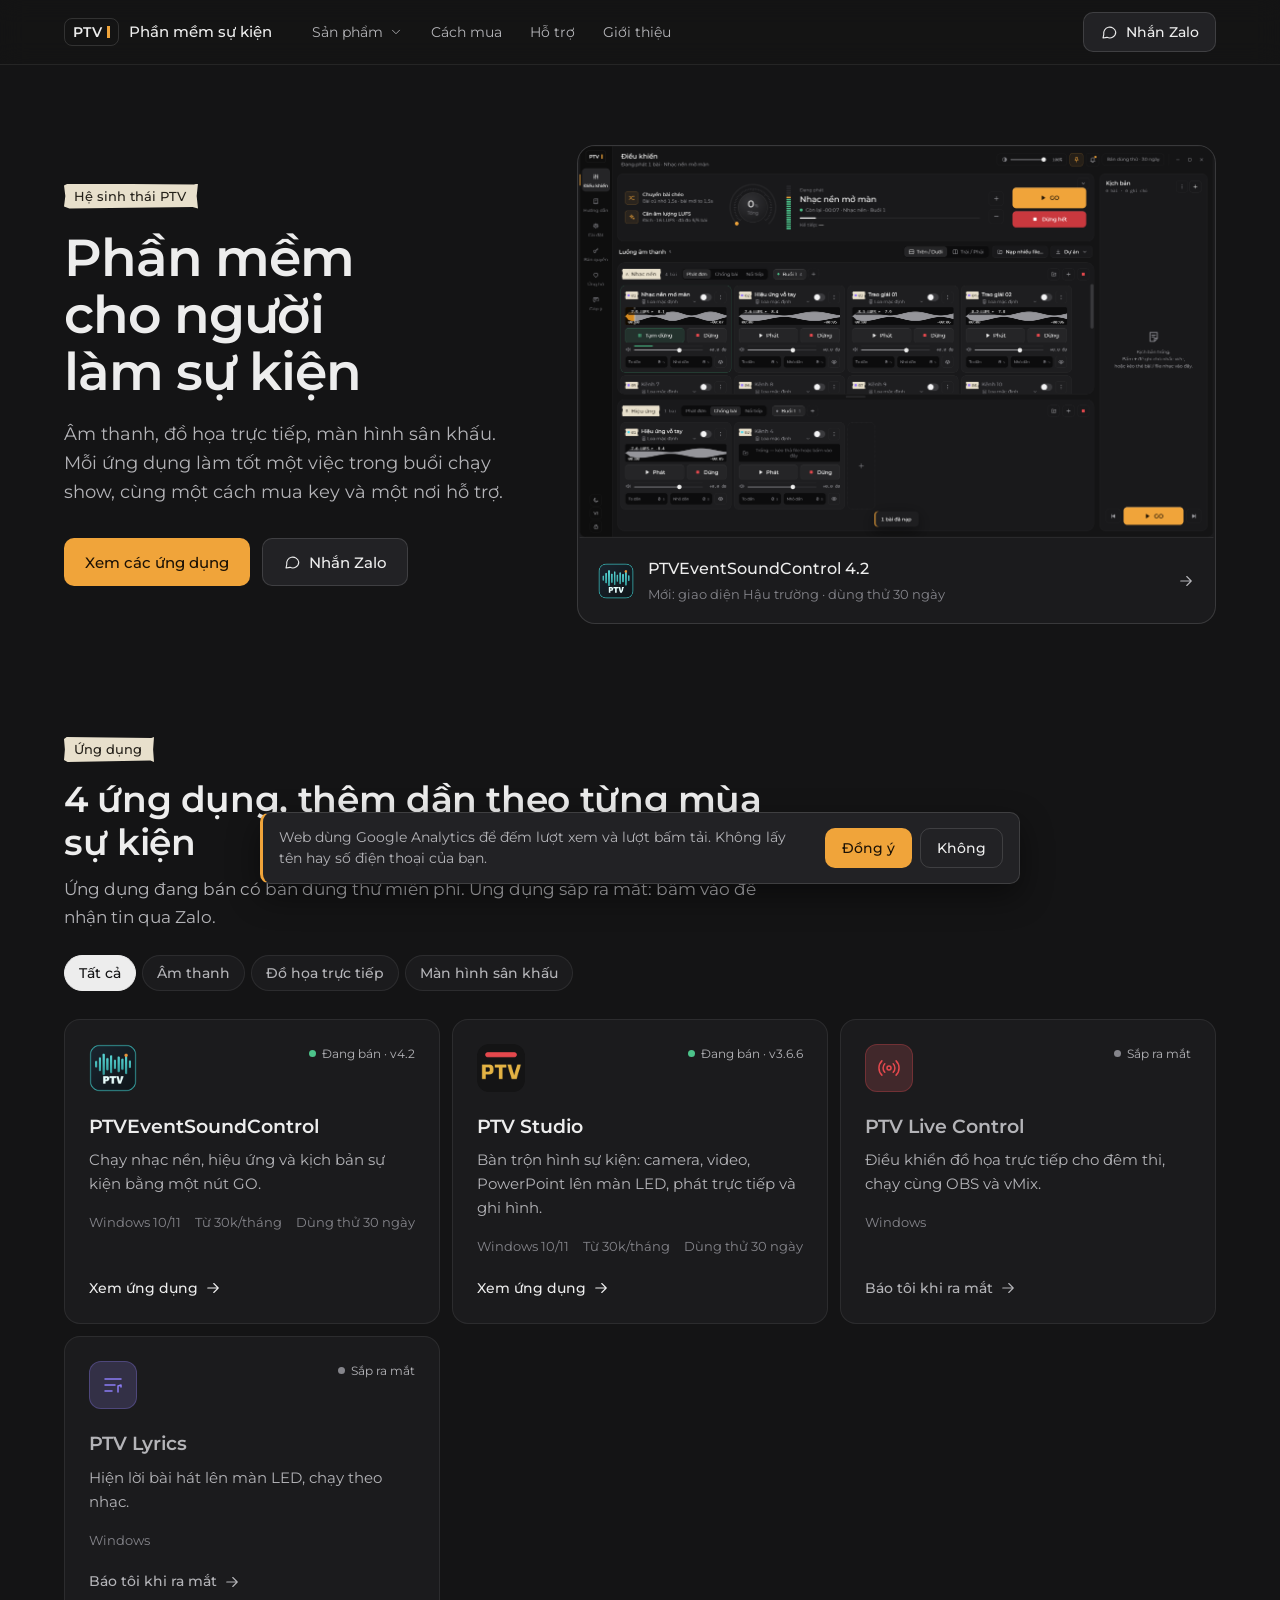
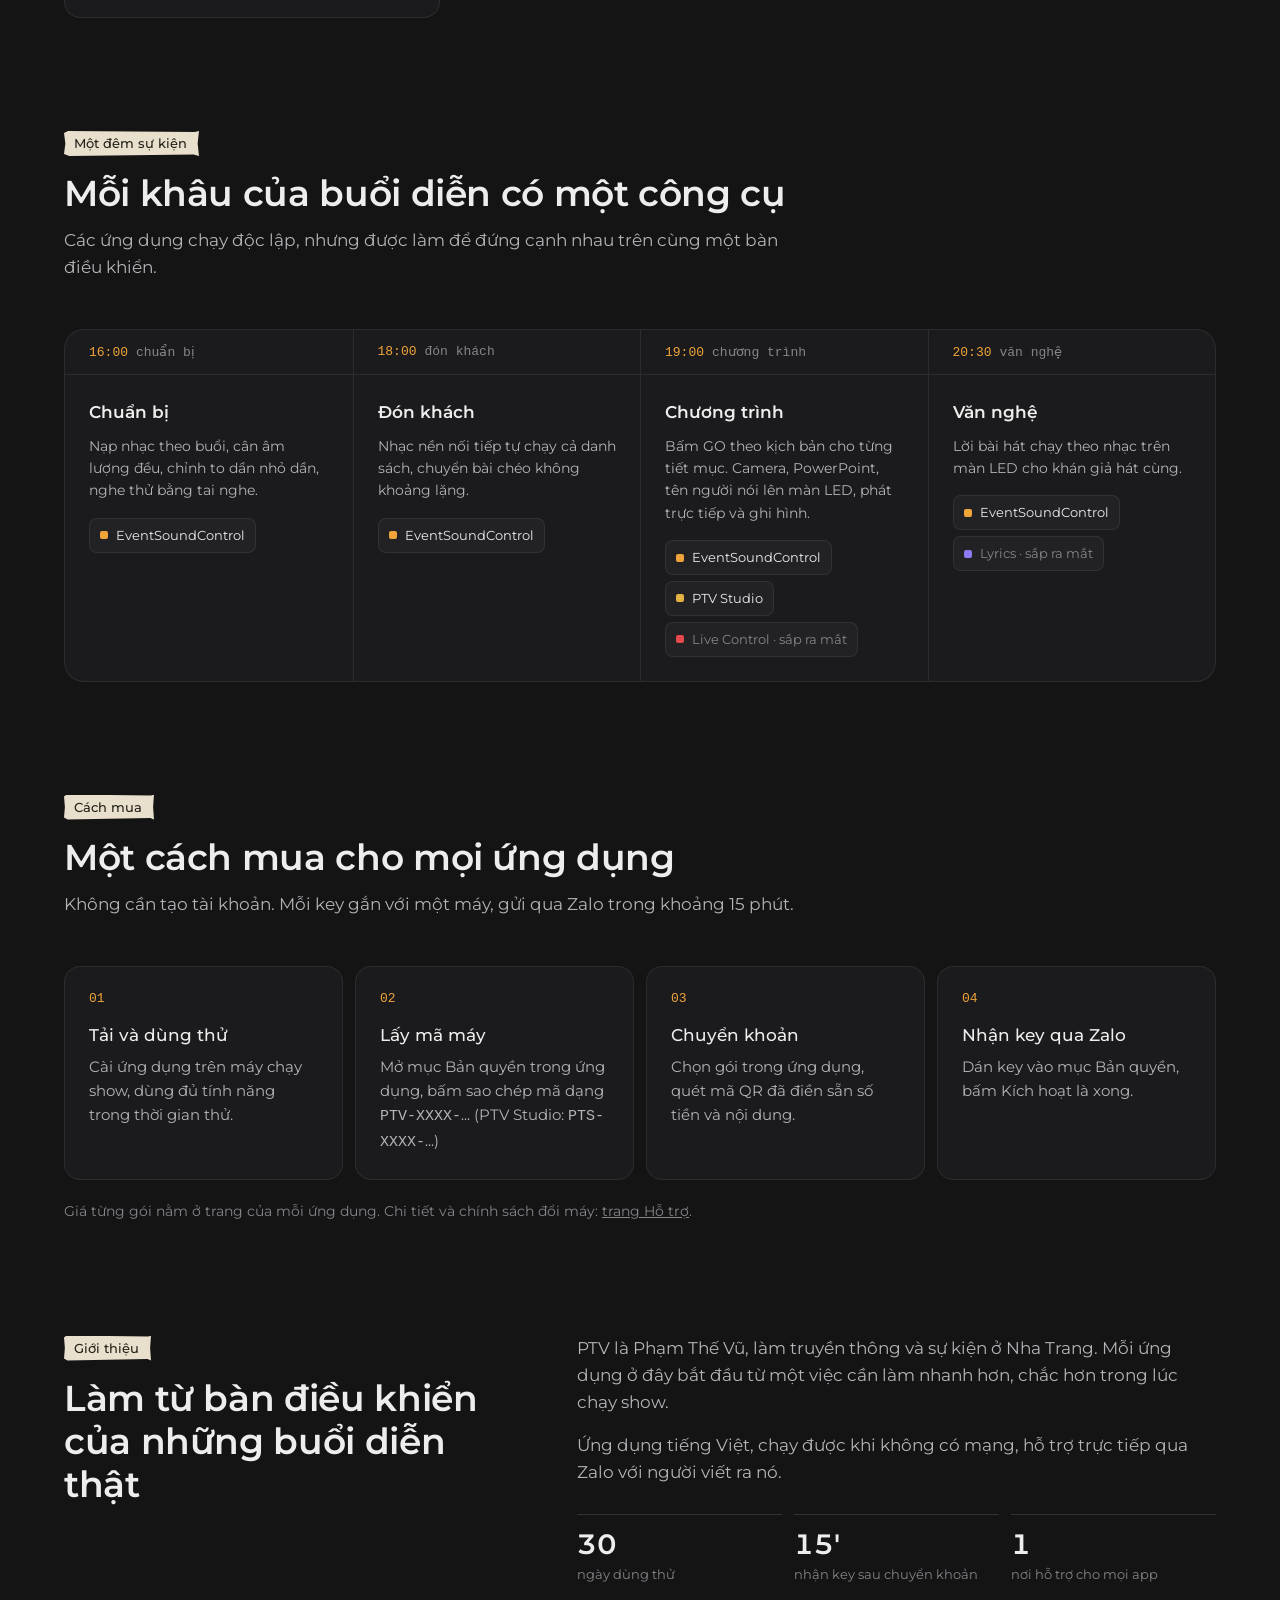
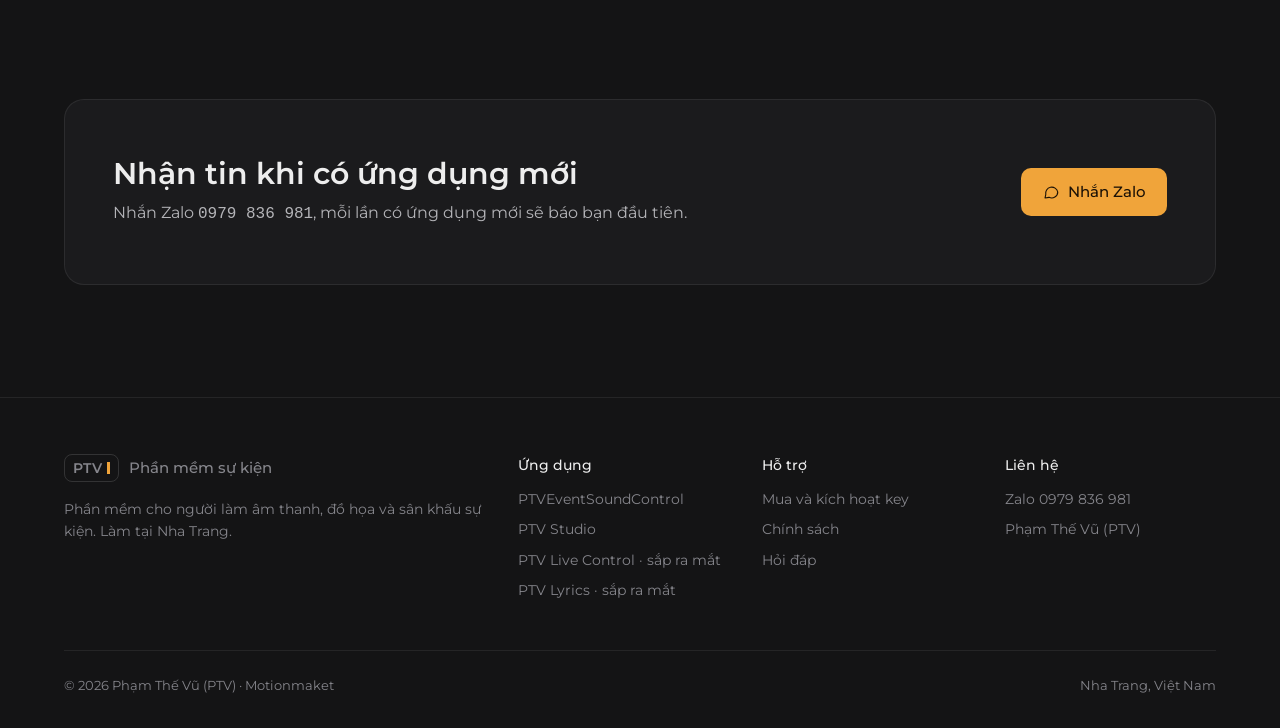
<file: index.html>
<!doctype html>
<html lang="vi" data-root="">
<head>
<meta charset="utf-8">
<meta name="viewport" content="width=device-width, initial-scale=1">
<title>PTV · Phần mềm cho người làm sự kiện</title>
<meta name="description" content="Hệ sinh thái phần mềm của PTV cho âm thanh, đồ họa trực tiếp và màn hình sân khấu sự kiện. Dùng thử miễn phí, mua key qua Zalo.">
<meta property="og:title" content="PTV · Phần mềm cho người làm sự kiện">
<meta property="og:image" content="apps/event-sound-control/img/console.png">
<link rel="icon" href="assets/img/esc-icon.png">
<link rel="stylesheet" href="assets/site.css">
<style>
/* hero: chữ bên trái, ứng dụng nổi bật bên phải */
.hero{padding:80px 0 0}
.hero .wrap{display:grid;grid-template-columns:5fr 7fr;gap:56px;align-items:center}
.hero h1{font-weight:600;font-size:52px;line-height:1.1;letter-spacing:-.02em;margin:20px 0 20px;text-wrap:balance}
.hero .lead{color:var(--text2);font-size:18px;margin:0 0 32px;max-width:32em}
.acts{display:flex;gap:12px;flex-wrap:wrap}
.feature{display:block;text-decoration:none;background:var(--s1);border:1px solid var(--line2);border-radius:18px;overflow:hidden;transition:border-color .15s}
.feature:hover{border-color:rgb(240 164 58 / .5)}
.feature .shot{border-bottom:1px solid var(--line)}
.feature .cap{display:flex;align-items:center;gap:14px;padding:16px 20px}
.feature .cap b{font-weight:500;display:block}
.feature .cap span{color:var(--muted);font-size:13px}
.feature .cap .i{margin-left:auto;color:var(--text2)}

/* danh mục */
.cat-head{display:flex;align-items:flex-end;justify-content:space-between;gap:24px;flex-wrap:wrap;margin-bottom:28px}
.cat-head .head{margin:0}
.filters{display:flex;gap:6px;flex-wrap:wrap}
.filters button{background:var(--s1);border:1px solid var(--line);color:var(--text2);font:500 14px Montserrat,sans-serif;padding:8px 14px;border-radius:999px;cursor:pointer}
.filters button[aria-pressed="true"]{background:var(--text);color:var(--bg);border-color:var(--text)}
.grid{display:grid;grid-template-columns:repeat(3,1fr);gap:12px}
.card{display:flex;flex-direction:column;text-decoration:none;background:var(--s1);border:1px solid var(--line);border-radius:var(--r-card);padding:24px;min-height:280px;transition:border-color .15s,background .15s}
.card:hover{border-color:color-mix(in srgb,var(--c) 45%,transparent);background:#1e1e21}
.card-top{display:flex;justify-content:space-between;align-items:flex-start;margin-bottom:20px}
.card h3{margin:0 0 6px;font-weight:600;font-size:19px}
.card p{margin:0;color:var(--text2);font-size:15px}
.card-meta{display:flex;flex-wrap:wrap;gap:4px 14px;margin:16px 0 0;color:var(--muted);font-size:13px}
.card-go{margin-top:auto;padding-top:20px;display:flex;align-items:center;gap:6px;font-size:14px;font-weight:500;color:var(--text)}
.card.soon .card-go{color:var(--text2)}
.card.soon h3{color:var(--text2)}

/* một đêm sự kiện */
.show{background:var(--s1);border:1px solid var(--line);border-radius:20px;overflow:hidden}
.clock{display:grid;grid-template-columns:repeat(4,1fr);border-bottom:1px solid var(--line)}
.clock div{padding:14px 24px;font:500 13px var(--mono);color:var(--muted);border-left:1px solid var(--line)}
.clock div:first-child{border-left:0}
.clock b{color:var(--amber);font-weight:500;margin-right:8px}
.lanes{display:grid;grid-template-columns:repeat(4,1fr)}
.lane{padding:24px;border-left:1px solid var(--line)}
.lane:first-child{border-left:0}
.lane h4{margin:0 0 8px;font-weight:600;font-size:17px}
.lane p{margin:0 0 16px;color:var(--text2);font-size:14px}
.chip{display:flex;align-items:center;gap:8px;font-size:13px;padding:6px 10px 6px 6px;border-radius:8px;background:var(--s2);border:1px solid var(--line);margin-top:6px;width:fit-content}
.chip i{width:8px;height:8px;border-radius:2px;background:var(--c);margin-left:4px}
.chip.soon{color:var(--muted)}

/* cách mua chung */
.steps{display:grid;grid-template-columns:repeat(4,1fr);gap:12px;counter-reset:s}
.step{background:var(--s1);border:1px solid var(--line);border-radius:var(--r-card);padding:24px}
.step::before{counter-increment:s;content:'0' counter(s);display:block;font:500 13px var(--mono);color:var(--amber);margin-bottom:16px}
.step h4{margin:0 0 6px;font-weight:500;font-size:17px}
.step p{margin:0;color:var(--text2);font-size:15px}
.note{margin:20px 0 0;color:var(--muted);font-size:14px}

/* giới thiệu + kết */
.about{display:grid;grid-template-columns:5fr 7fr;gap:56px;align-items:start}
.about .head{margin:0}
.about .txt p{color:var(--text2);margin:0 0 16px;font-size:17px}
.facts{display:grid;grid-template-columns:repeat(3,1fr);gap:12px;margin-top:28px}
.facts div{border-top:1px solid var(--line2);padding-top:12px}
.facts b{display:block;font:600 28px Montserrat,sans-serif;font-variant-numeric:tabular-nums}
.facts span{color:var(--muted);font-size:13px}
.end{margin-top:112px;padding:56px 48px;background:var(--s1);border:1px solid var(--line);border-radius:20px;display:grid;grid-template-columns:1fr auto;gap:32px;align-items:center}
.end h2{font-weight:600;font-size:30px;line-height:1.2;margin:0 0 8px}
.end p{margin:0;color:var(--text2)}

@media (max-width:1000px){
  .hero .wrap,.about{grid-template-columns:1fr;gap:40px}
  .grid{grid-template-columns:1fr 1fr}
  .clock{display:none}
  .lanes{grid-template-columns:1fr 1fr}
  .lane:nth-child(3){border-left:0}
  .lane:nth-child(n+3){border-top:1px solid var(--line)}
  .steps{grid-template-columns:1fr 1fr}
}
@media (max-width:640px){
  .hero{padding-top:48px}
  .hero h1{font-size:36px}
  .grid,.lanes,.steps{grid-template-columns:1fr}
  .lane{border-left:0;border-top:1px solid var(--line)}
  .lane:first-child{border-top:0}
  .end{grid-template-columns:1fr;padding:40px 24px}
  .acts .btn{flex:1;justify-content:center}
}
</style>
</head>
<body data-page="home">
<header id="top"></header>

<main>
<section class="hero" style="padding-top:80px">
  <div class="wrap">
    <div>
      <span class="tape">Hệ sinh thái PTV</span>
      <h1>Phần mềm cho người làm sự kiện</h1>
      <p class="lead">Âm thanh, đồ họa trực tiếp, màn hình sân khấu. Mỗi ứng dụng làm tốt một việc trong buổi chạy show, cùng một cách mua key và một nơi hỗ trợ.</p>
      <div class="acts">
        <a class="btn btn-go" href="#ung-dung">Xem các ứng dụng</a>
        <a class="btn btn-2 js-zalo" href="#"><span data-icon="msg"></span>Nhắn Zalo</a>
      </div>
    </div>
    <a class="feature" href="apps/event-sound-control/">
      <div class="shot"><img src="apps/event-sound-control/img/console.png" width="2580" height="1590" alt="PTVEventSoundControl đang chạy: khối GO, vùng Nhạc nền và Hiệu ứng, cột Kịch bản"></div>
      <div class="cap">
        <span class="appico sm"><img src="assets/img/esc-icon.png" alt="" width="96" height="96"></span>
        <div><b>PTVEventSoundControl 4.2</b><span>Mới: giao diện Hậu trường · dùng thử 30 ngày</span></div>
        <span data-icon="arrow"></span>
      </div>
    </a>
  </div>
</section>

<section id="ung-dung">
  <div class="wrap">
    <div class="cat-head">
      <div class="head">
        <span class="tape">Ứng dụng</span>
        <h2><span id="appCount">3</span> ứng dụng, thêm dần theo từng mùa sự kiện</h2>
        <p>Ứng dụng đang bán có bản dùng thử miễn phí. Ứng dụng sắp ra mắt: bấm vào để nhận tin qua Zalo.</p>
      </div>
      <div class="filters" id="filters"></div>
    </div>
    <div class="grid" id="catalog"></div>
  </div>
</section>

<section id="mot-dem">
  <div class="wrap">
    <div class="head">
      <span class="tape">Một đêm sự kiện</span>
      <h2>Mỗi khâu của buổi diễn có một công cụ</h2>
      <p>Các ứng dụng chạy độc lập, nhưng được làm để đứng cạnh nhau trên cùng một bàn điều khiển.</p>
    </div>
    <div class="show">
      <div class="clock"><div><b>16:00</b>chuẩn bị</div><div><b>18:00</b>đón khách</div><div><b>19:00</b>chương trình</div><div><b>20:30</b>văn nghệ</div></div>
      <div class="lanes">
        <div class="lane"><h4>Chuẩn bị</h4><p>Nạp nhạc theo buổi, cân âm lượng đều, chỉnh to dần nhỏ dần, nghe thử bằng tai nghe.</p>
          <span class="chip" style="--c:#f0a43a"><i></i>EventSoundControl</span></div>
        <div class="lane"><h4>Đón khách</h4><p>Nhạc nền nối tiếp tự chạy cả danh sách, chuyển bài chéo không khoảng lặng.</p>
          <span class="chip" style="--c:#f0a43a"><i></i>EventSoundControl</span></div>
        <div class="lane"><h4>Chương trình</h4><p>Bấm GO theo kịch bản cho từng tiết mục. Camera, PowerPoint, tên người nói lên màn LED, phát trực tiếp và ghi hình.</p>
          <span class="chip" style="--c:#f0a43a"><i></i>EventSoundControl</span>
          <span class="chip" style="--c:#e4b344"><i></i>PTV Studio</span>
          <span class="chip soon" style="--c:#e5484d"><i></i>Live Control · sắp ra mắt</span></div>
        <div class="lane"><h4>Văn nghệ</h4><p>Lời bài hát chạy theo nhạc trên màn LED cho khán giả hát cùng.</p>
          <span class="chip" style="--c:#f0a43a"><i></i>EventSoundControl</span>
          <span class="chip soon" style="--c:#8b7cf6"><i></i>Lyrics · sắp ra mắt</span></div>
      </div>
    </div>
  </div>
</section>

<section id="cach-mua">
  <div class="wrap">
    <div class="head">
      <span class="tape">Cách mua</span>
      <h2>Một cách mua cho mọi ứng dụng</h2>
      <p>Không cần tạo tài khoản. Mỗi key gắn với một máy, gửi qua Zalo trong khoảng 15 phút.</p>
    </div>
    <div class="steps">
      <div class="step"><h4>Tải và dùng thử</h4><p>Cài ứng dụng trên máy chạy show, dùng đủ tính năng trong thời gian thử.</p></div>
      <div class="step"><h4>Lấy mã máy</h4><p>Mở mục Bản quyền trong ứng dụng, bấm sao chép mã dạng <span class="mono">PTV-XXXX-…</span> (PTV Studio: <span class="mono">PTS-XXXX-…</span>)</p></div>
      <div class="step"><h4>Chuyển khoản</h4><p>Chọn gói trong ứng dụng, quét mã QR đã điền sẵn số tiền và nội dung.</p></div>
      <div class="step"><h4>Nhận key qua Zalo</h4><p>Dán key vào mục Bản quyền, bấm Kích hoạt là xong.</p></div>
    </div>
    <p class="note">Giá từng gói nằm ở trang của mỗi ứng dụng. Chi tiết và chính sách đổi máy: <a href="ho-tro/">trang Hỗ trợ</a>.</p>
  </div>
</section>

<section id="gioi-thieu">
  <div class="wrap about">
    <div class="head">
      <span class="tape">Giới thiệu</span>
      <h2>Làm từ bàn điều khiển của những buổi diễn thật</h2>
    </div>
    <div class="txt">
      <p>PTV là Phạm Thế Vũ, làm truyền thông và sự kiện ở Nha Trang. Mỗi ứng dụng ở đây bắt đầu từ một việc cần làm nhanh hơn, chắc hơn trong lúc chạy show.</p>
      <p>Ứng dụng tiếng Việt, chạy được khi không có mạng, hỗ trợ trực tiếp qua Zalo với người viết ra nó.</p>
      <div class="facts">
        <div><b>30</b><span>ngày dùng thử</span></div>
        <div><b>15'</b><span>nhận key sau chuyển khoản</span></div>
        <div><b>1</b><span>nơi hỗ trợ cho mọi app</span></div>
      </div>
    </div>
  </div>
</section>

<div class="wrap">
  <div class="end">
    <div>
      <h2>Nhận tin khi có ứng dụng mới</h2>
      <p>Nhắn Zalo <span class="mono">0979 836 981</span>, mỗi lần có ứng dụng mới sẽ báo bạn đầu tiên.</p>
    </div>
    <div class="acts"><a class="btn btn-go js-zalo" href="#"><span data-icon="msg"></span>Nhắn Zalo</a></div>
  </div>
</div>
</main>

<footer id="foot"></footer>
<script src="assets/apps.js"></script>
<script src="assets/site.js"></script>
<script src="assets/analytics.js"></script>
</body>
</html>
</file>
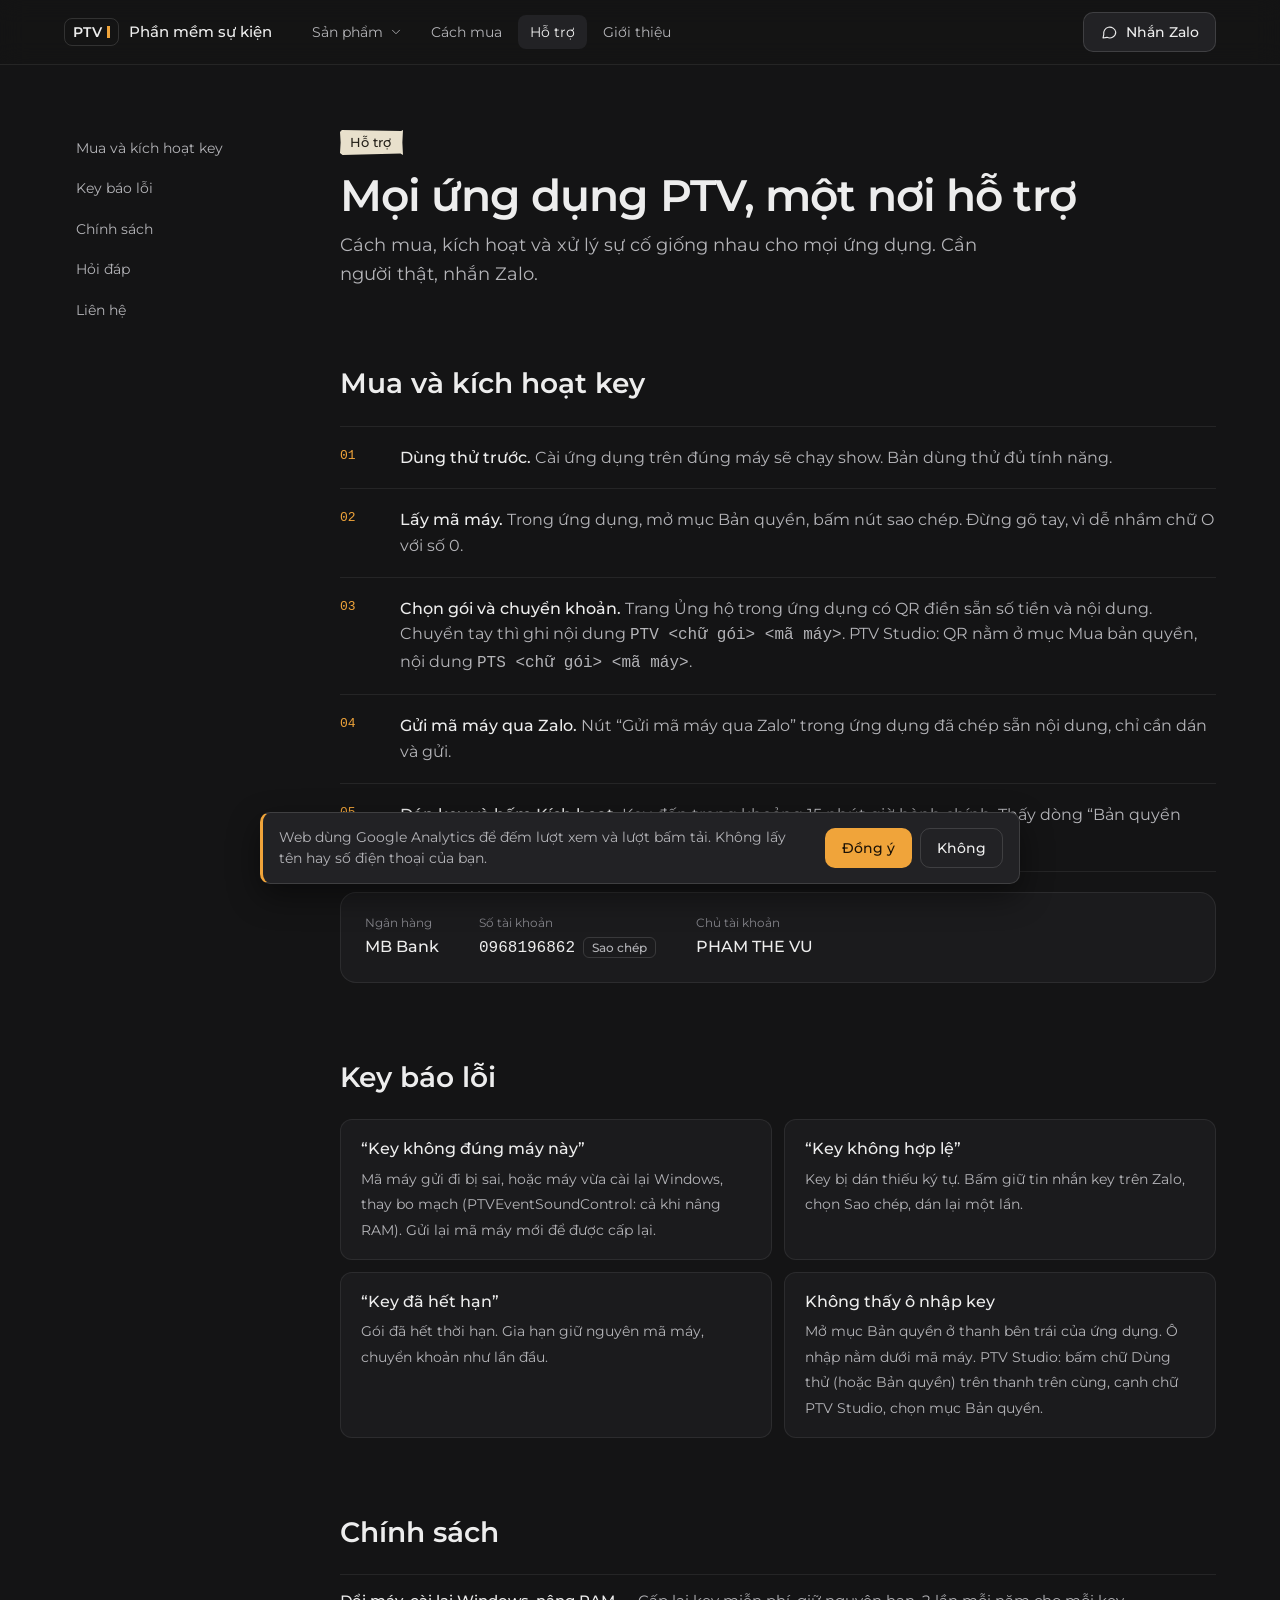
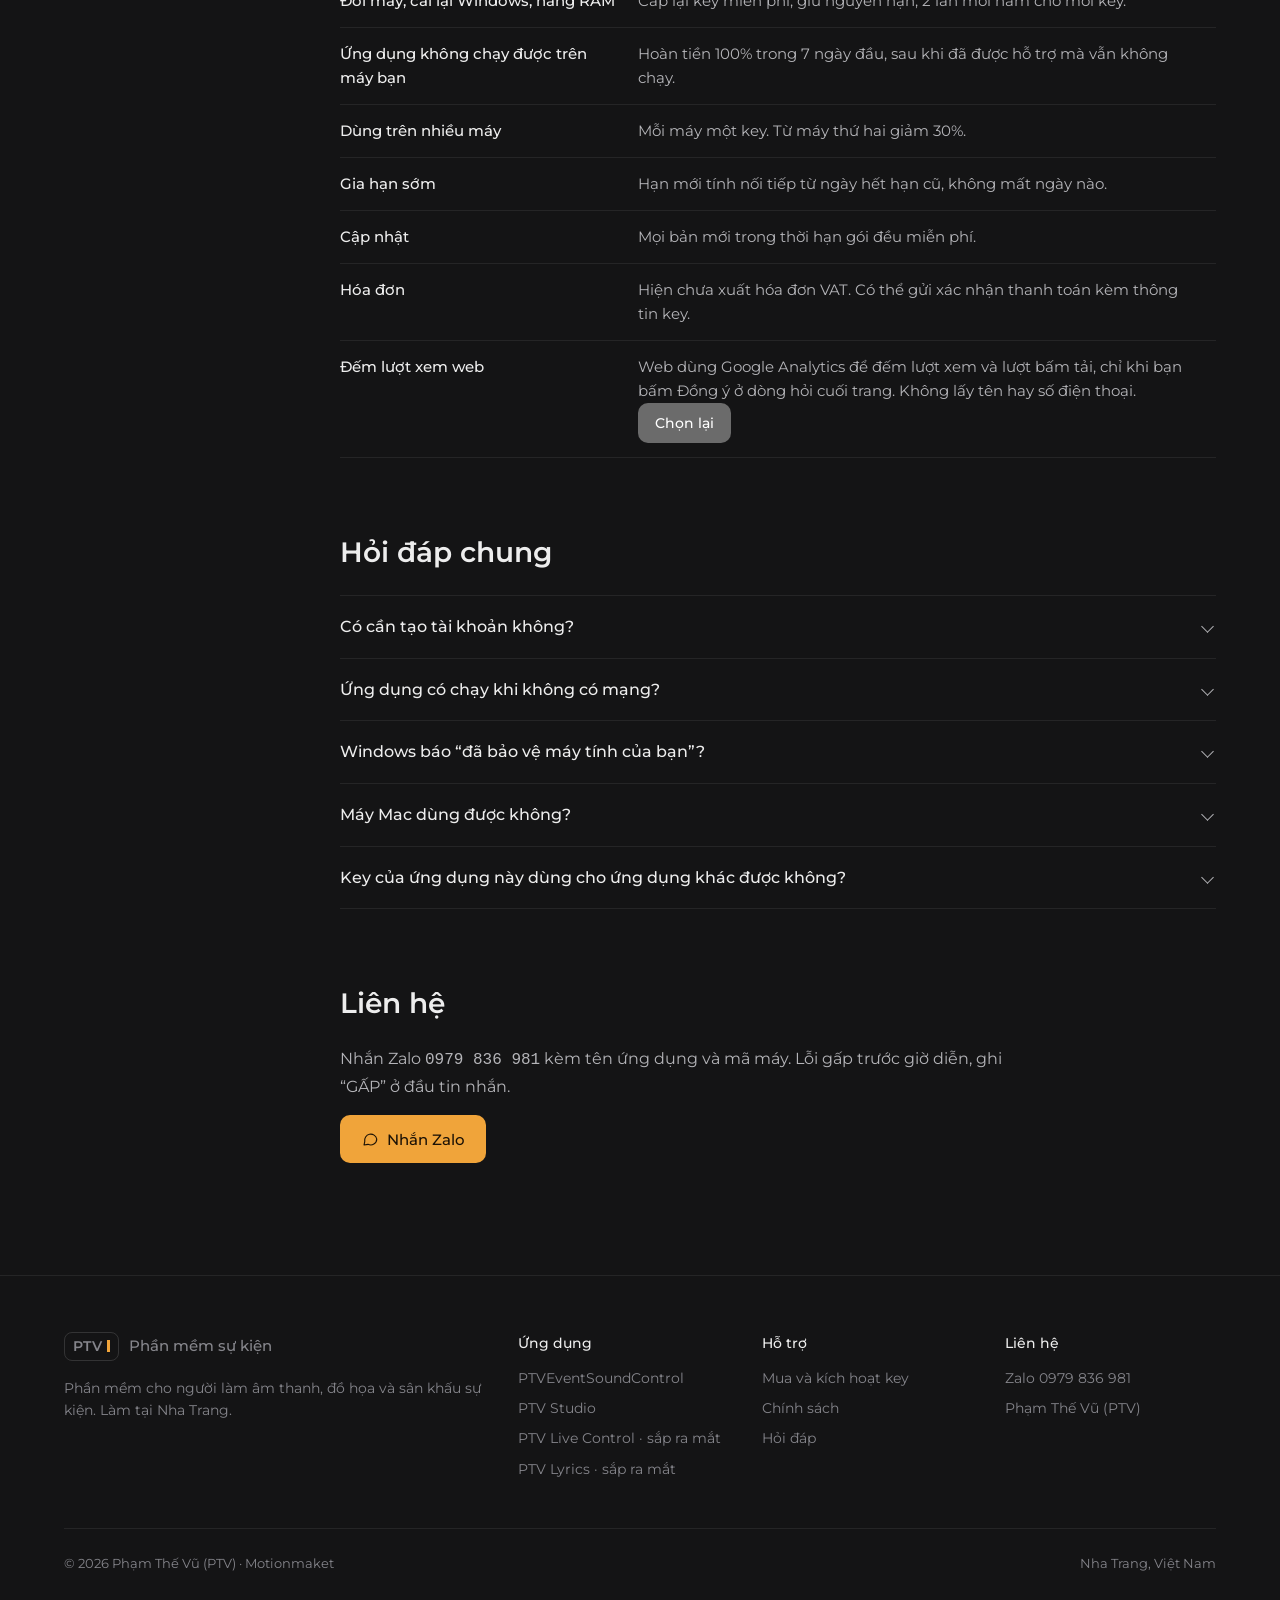
<file: ho-tro/index.html>
<!doctype html>
<html lang="vi" data-root="../">
<head>
<meta charset="utf-8">
<meta name="viewport" content="width=device-width, initial-scale=1">
<title>Hỗ trợ · PTV</title>
<meta name="description" content="Mua và kích hoạt key, chính sách đổi máy và hoàn tiền, hỏi đáp chung cho các ứng dụng PTV.">
<link rel="icon" href="../assets/img/esc-icon.png">
<link rel="stylesheet" href="../assets/site.css">
<style>
.page{display:grid;grid-template-columns:220px 1fr;gap:56px;padding-top:64px}
.toc{position:sticky;top:96px;align-self:start;display:grid;gap:2px}
.toc a{text-decoration:none;color:var(--text2);font-size:14px;padding:8px 12px;border-radius:8px}
.toc a:hover{background:var(--s2);color:var(--text)}
.page h1{font-weight:600;font-size:44px;line-height:1.1;letter-spacing:-.02em;margin:16px 0 12px}
.page .lead{color:var(--text2);font-size:18px;margin:0;max-width:36em}
.blk{padding-top:72px;scroll-margin-top:80px}
.blk h2{font-weight:600;font-size:28px;margin:0 0 20px}
.blk>p{color:var(--text2);max-width:42em}
ol.num{list-style:none;counter-reset:n;margin:0;padding:0;display:grid;gap:0;border-top:1px solid var(--line)}
ol.num li{counter-increment:n;display:grid;grid-template-columns:48px 1fr;gap:12px;padding:18px 0;border-bottom:1px solid var(--line);color:var(--text2)}
ol.num li::before{content:'0' counter(n);font:500 13px var(--mono);color:var(--amber);padding-top:3px}
ol.num b{color:var(--text);font-weight:500}
.box{margin-top:20px;background:var(--s1);border:1px solid var(--line);border-radius:var(--r-card);padding:20px 24px;display:grid;grid-template-columns:repeat(3,auto);gap:16px 40px;justify-content:start}
.box .k{display:block;font-size:12px;color:var(--muted);margin-bottom:2px}
.box .v{font-weight:500}
.copy{margin-left:8px;background:none;border:1px solid var(--line2);color:var(--text2);border-radius:6px;font:500 12px Montserrat,sans-serif;padding:2px 8px;cursor:pointer}
table{width:100%;border-collapse:collapse;font-size:15px}
th,td{text-align:left;padding:14px 16px 14px 0;border-bottom:1px solid var(--line);vertical-align:top}
th{font-weight:500;color:var(--text);width:34%}
td{color:var(--text2)}
tr:first-child th,tr:first-child td{border-top:1px solid var(--line)}
.err{display:grid;grid-template-columns:1fr 1fr;gap:12px;margin-top:20px}
.err div{background:var(--s1);border:1px solid var(--line);border-radius:12px;padding:16px 20px}
.err b{display:block;font-weight:500;margin-bottom:4px}
.err span{color:var(--text2);font-size:14px}
.contact{display:flex;gap:12px;flex-wrap:wrap;margin-top:8px}
@media (max-width:900px){
  .page{grid-template-columns:1fr;gap:0;padding-top:40px}
  .toc{display:none}
  .page h1{font-size:34px}
  .box,.err{grid-template-columns:1fr}
  th{width:auto}
  table,tbody,tr,th,td{display:block}
  th{padding-bottom:4px;border-bottom:0}
  td{padding-top:0}
  tr:first-child td{border-top:0}
}
</style>
</head>
<body data-page="support">
<header id="top"></header>

<main class="wrap page">
  <nav class="toc" aria-label="Mục lục">
    <a href="#kich-hoat">Mua và kích hoạt key</a>
    <a href="#loi-key">Key báo lỗi</a>
    <a href="#chinh-sach">Chính sách</a>
    <a href="#hoi-dap">Hỏi đáp</a>
    <a href="#lien-he">Liên hệ</a>
  </nav>

  <div>
    <span class="tape">Hỗ trợ</span>
    <h1>Mọi ứng dụng PTV, một nơi hỗ trợ</h1>
    <p class="lead">Cách mua, kích hoạt và xử lý sự cố giống nhau cho mọi ứng dụng. Cần người thật, nhắn Zalo.</p>

    <div class="blk" id="kich-hoat">
      <h2>Mua và kích hoạt key</h2>
      <ol class="num">
        <li><span><b>Dùng thử trước.</b> Cài ứng dụng trên đúng máy sẽ chạy show. Bản dùng thử đủ tính năng.</span></li>
        <li><span><b>Lấy mã máy.</b> Trong ứng dụng, mở mục Bản quyền, bấm nút sao chép. Đừng gõ tay, vì dễ nhầm chữ O với số 0.</span></li>
        <li><span><b>Chọn gói và chuyển khoản.</b> Trang Ủng hộ trong ứng dụng có QR điền sẵn số tiền và nội dung. Chuyển tay thì ghi nội dung <span class="mono">PTV &lt;chữ gói&gt; &lt;mã máy&gt;</span>. PTV Studio: QR nằm ở mục Mua bản quyền, nội dung <span class="mono">PTS &lt;chữ gói&gt; &lt;mã máy&gt;</span>.</span></li>
        <li><span><b>Gửi mã máy qua Zalo.</b> Nút “Gửi mã máy qua Zalo” trong ứng dụng đã chép sẵn nội dung, chỉ cần dán và gửi.</span></li>
        <li><span><b>Dán key và bấm Kích hoạt.</b> Key đến trong khoảng 15 phút giờ hành chính. Thấy dòng “Bản quyền hợp lệ” (PTV Studio: “Đã có bản quyền”) là xong.</span></li>
      </ol>
      <div class="box">
        <div><span class="k">Ngân hàng</span><span class="v">MB Bank</span></div>
        <div><span class="k">Số tài khoản</span><span class="v mono">0968196862</span><button class="copy" data-copy="0968196862">Sao chép</button></div>
        <div><span class="k">Chủ tài khoản</span><span class="v">PHAM THE VU</span></div>
      </div>
    </div>

    <div class="blk" id="loi-key">
      <h2>Key báo lỗi</h2>
      <div class="err">
        <div><b>“Key không đúng máy này”</b><span>Mã máy gửi đi bị sai, hoặc máy vừa cài lại Windows, thay bo mạch (PTVEventSoundControl: cả khi nâng RAM). Gửi lại mã máy mới để được cấp lại.</span></div>
        <div><b>“Key không hợp lệ”</b><span>Key bị dán thiếu ký tự. Bấm giữ tin nhắn key trên Zalo, chọn Sao chép, dán lại một lần.</span></div>
        <div><b>“Key đã hết hạn”</b><span>Gói đã hết thời hạn. Gia hạn giữ nguyên mã máy, chuyển khoản như lần đầu.</span></div>
        <div><b>Không thấy ô nhập key</b><span>Mở mục Bản quyền ở thanh bên trái của ứng dụng. Ô nhập nằm dưới mã máy. PTV Studio: bấm chữ Dùng thử (hoặc Bản quyền) trên thanh trên cùng, cạnh chữ PTV Studio, chọn mục Bản quyền.</span></div>
      </div>
    </div>

    <div class="blk" id="chinh-sach">
      <h2>Chính sách</h2>
      <table>
        <tr><th>Đổi máy, cài lại Windows, nâng RAM</th><td>Cấp lại key miễn phí, giữ nguyên hạn, 2 lần mỗi năm cho mỗi key.</td></tr>
        <tr><th>Ứng dụng không chạy được trên máy bạn</th><td>Hoàn tiền 100% trong 7 ngày đầu, sau khi đã được hỗ trợ mà vẫn không chạy.</td></tr>
        <tr><th>Dùng trên nhiều máy</th><td>Mỗi máy một key. Từ máy thứ hai giảm 30%.</td></tr>
        <tr><th>Gia hạn sớm</th><td>Hạn mới tính nối tiếp từ ngày hết hạn cũ, không mất ngày nào.</td></tr>
        <tr><th>Cập nhật</th><td>Mọi bản mới trong thời hạn gói đều miễn phí.</td></tr>
        <tr><th>Hóa đơn</th><td>Hiện chưa xuất hóa đơn VAT. Có thể gửi xác nhận thanh toán kèm thông tin key.</td></tr>
        <tr><th>Đếm lượt xem web</th><td>Web dùng Google Analytics để đếm lượt xem và lượt bấm tải, chỉ khi bạn bấm Đồng ý ở dòng hỏi cuối trang. Không lấy tên hay số điện thoại. <button type="button" class="btn btn-sm" data-ga-reset hidden>Chọn lại</button></td></tr>
      </table>
    </div>

    <div class="blk" id="hoi-dap">
      <h2>Hỏi đáp chung</h2>
      <details><summary>Có cần tạo tài khoản không?</summary><p>Không. Mã máy thay cho tài khoản, key gửi qua Zalo.</p></details>
      <details><summary>Ứng dụng có chạy khi không có mạng?</summary><p>Có. Dùng thử, kích hoạt key và sử dụng đều hoạt động khi không có Internet.</p></details>
      <details><summary>Windows báo “đã bảo vệ máy tính của bạn”?</summary><p>Ứng dụng mới chưa có chữ ký số. Bấm “Thông tin thêm”, rồi “Vẫn chạy”. Chỉ tải bộ cài từ link trên trang này hoặc do PTV gửi.</p></details>
      <details><summary>Máy Mac dùng được không?</summary><p>Chưa. Các ứng dụng hiện chạy trên Windows 10 và 11 bản 64-bit.</p></details>
      <details><summary>Key của ứng dụng này dùng cho ứng dụng khác được không?</summary><p>Không. Mỗi ứng dụng có key riêng, nhưng cách mua và kích hoạt giống nhau.</p></details>
    </div>

    <div class="blk" id="lien-he">
      <h2>Liên hệ</h2>
      <p>Nhắn Zalo <span class="mono">0979 836 981</span> kèm tên ứng dụng và mã máy. Lỗi gấp trước giờ diễn, ghi “GẤP” ở đầu tin nhắn.</p>
      <div class="contact"><a class="btn btn-go js-zalo" href="#"><span data-icon="msg"></span>Nhắn Zalo</a></div>
    </div>
  </div>
</main>

<footer id="foot"></footer>
<script src="../assets/apps.js"></script>
<script src="../assets/site.js"></script>
<script src="../assets/analytics.js"></script>
</body>
</html>
</file>
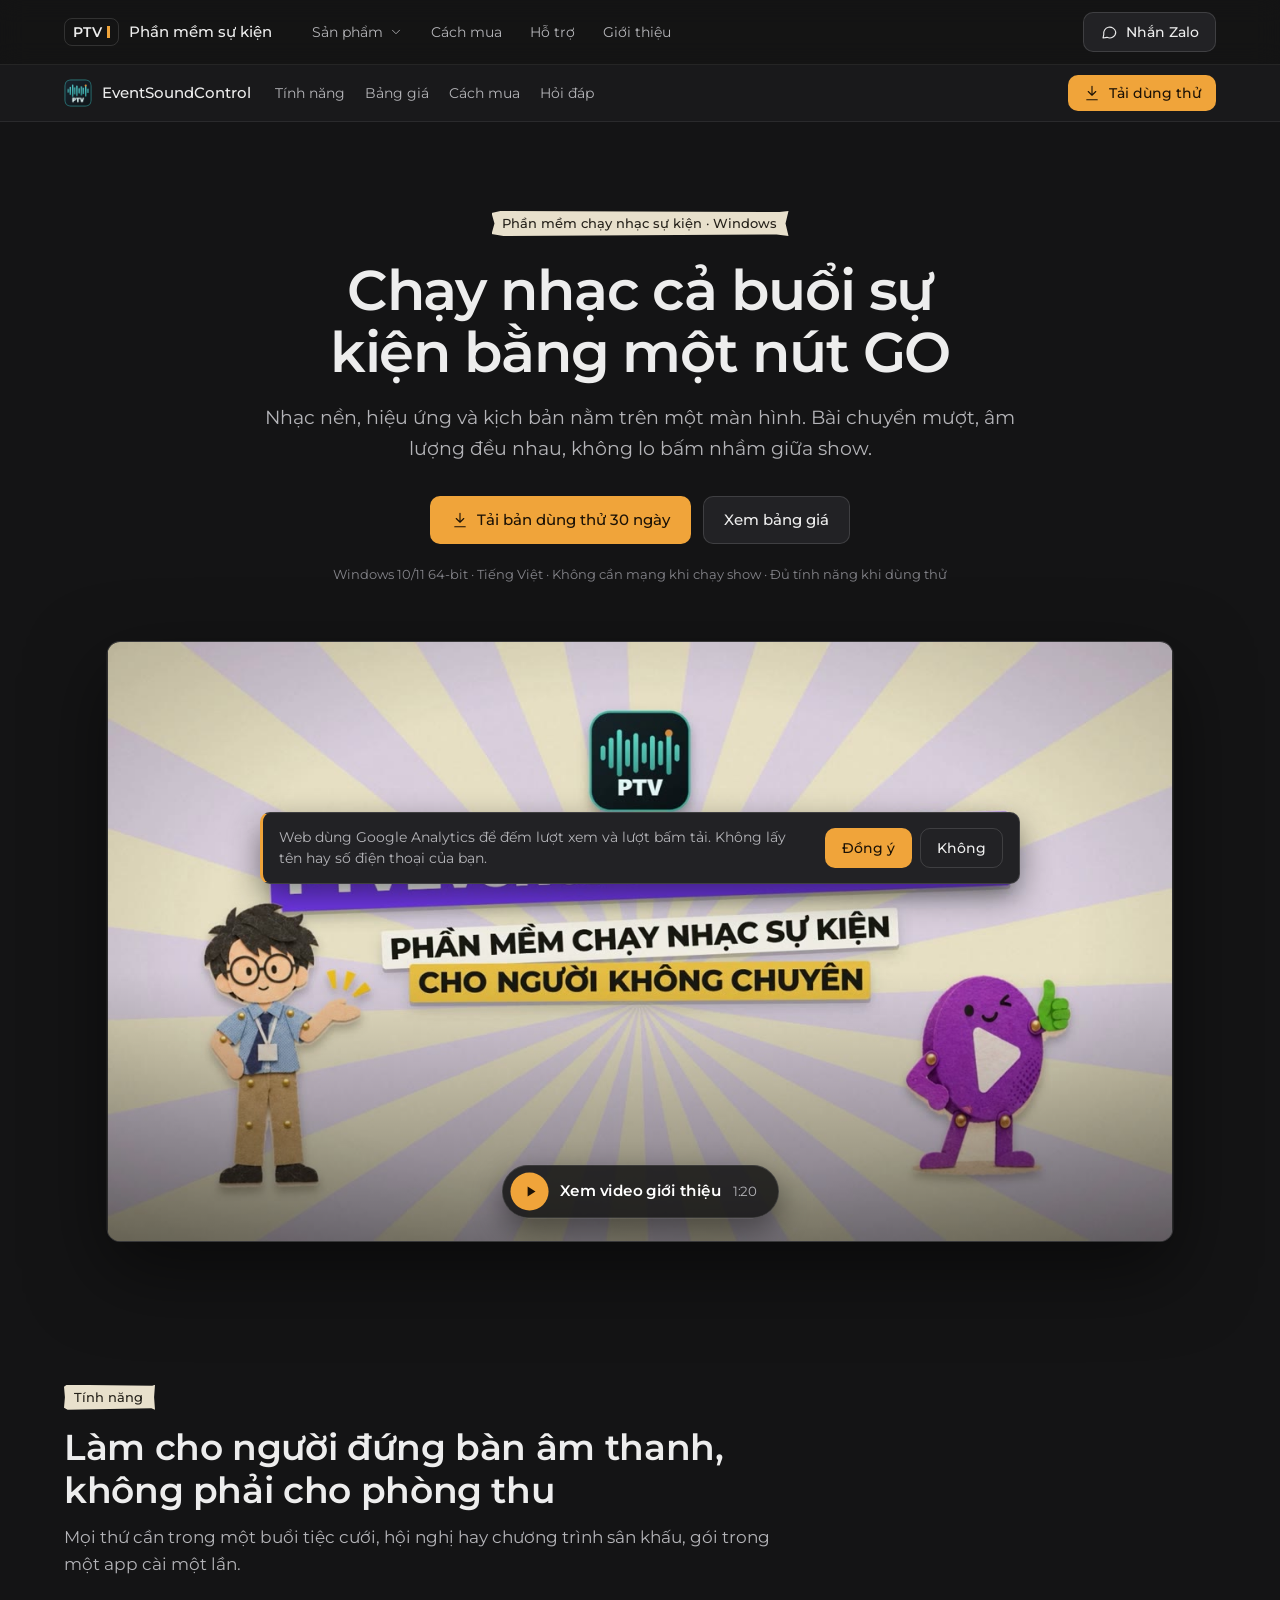
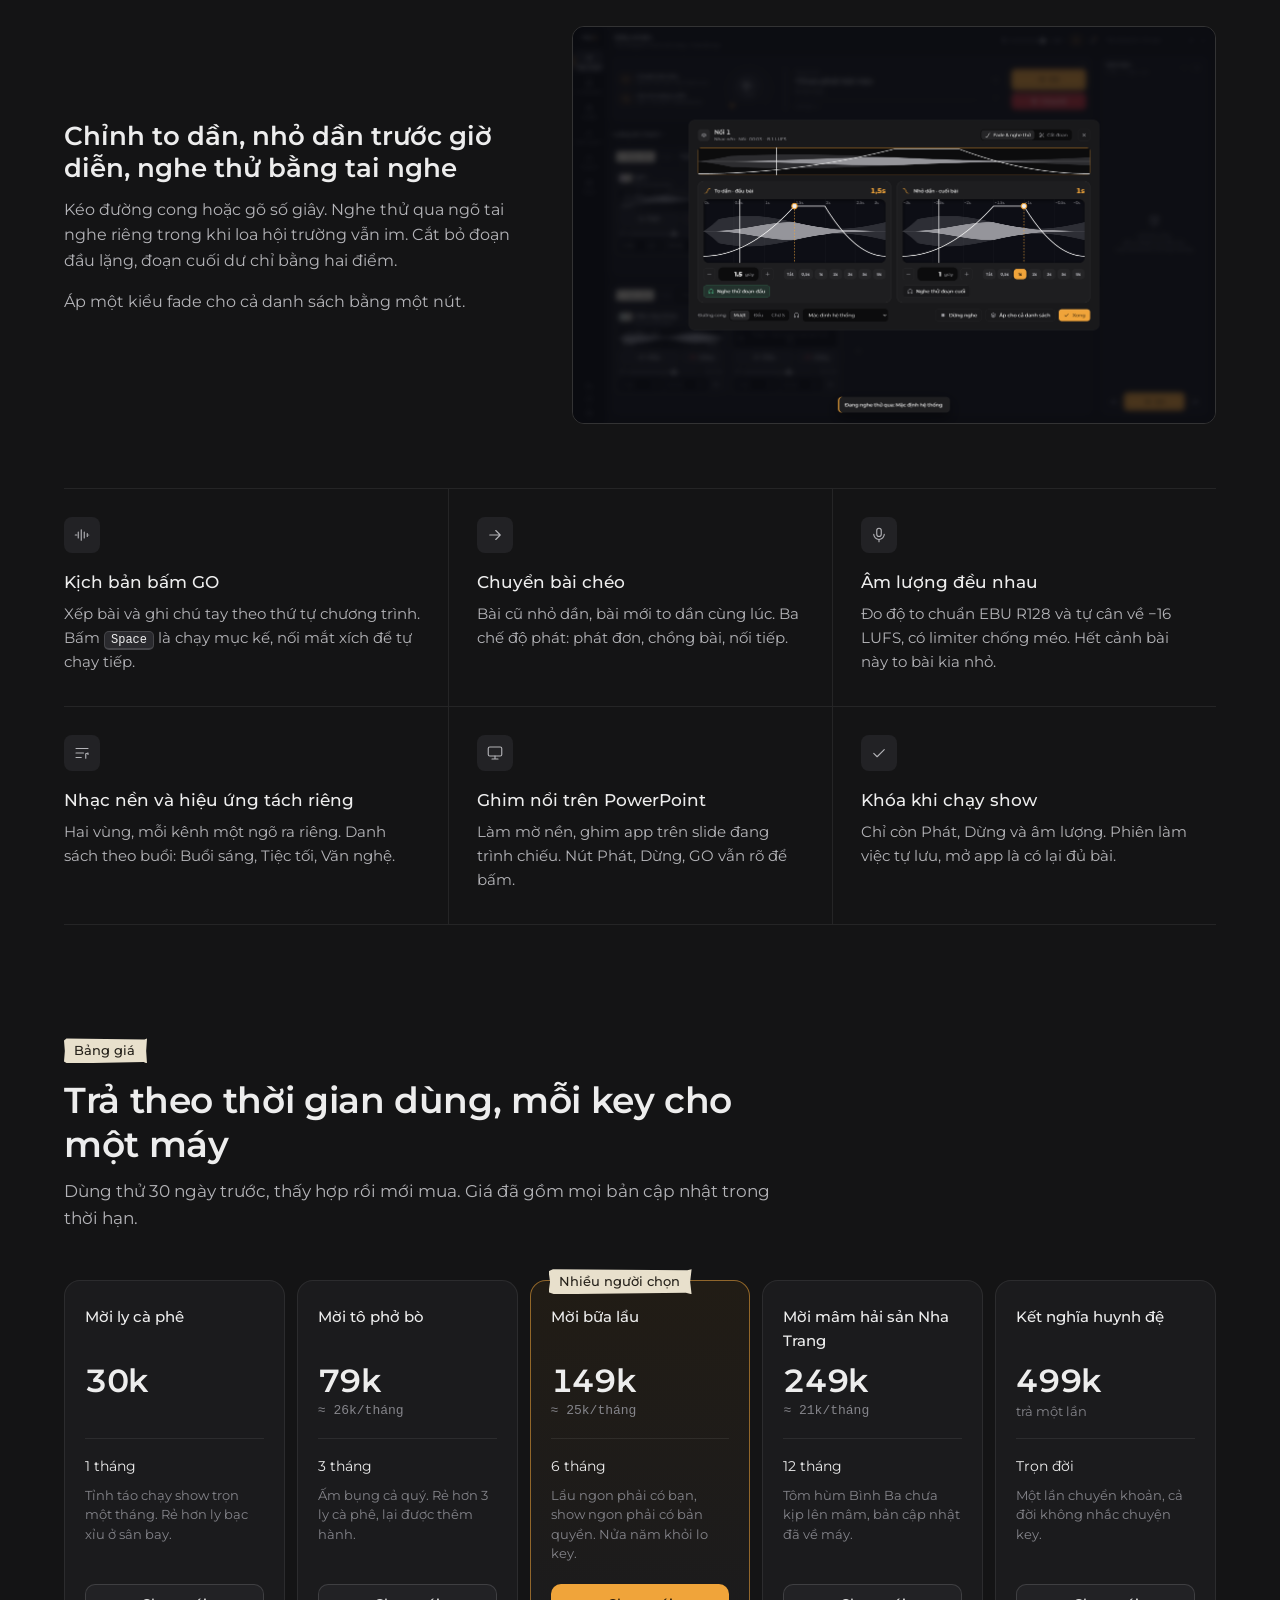
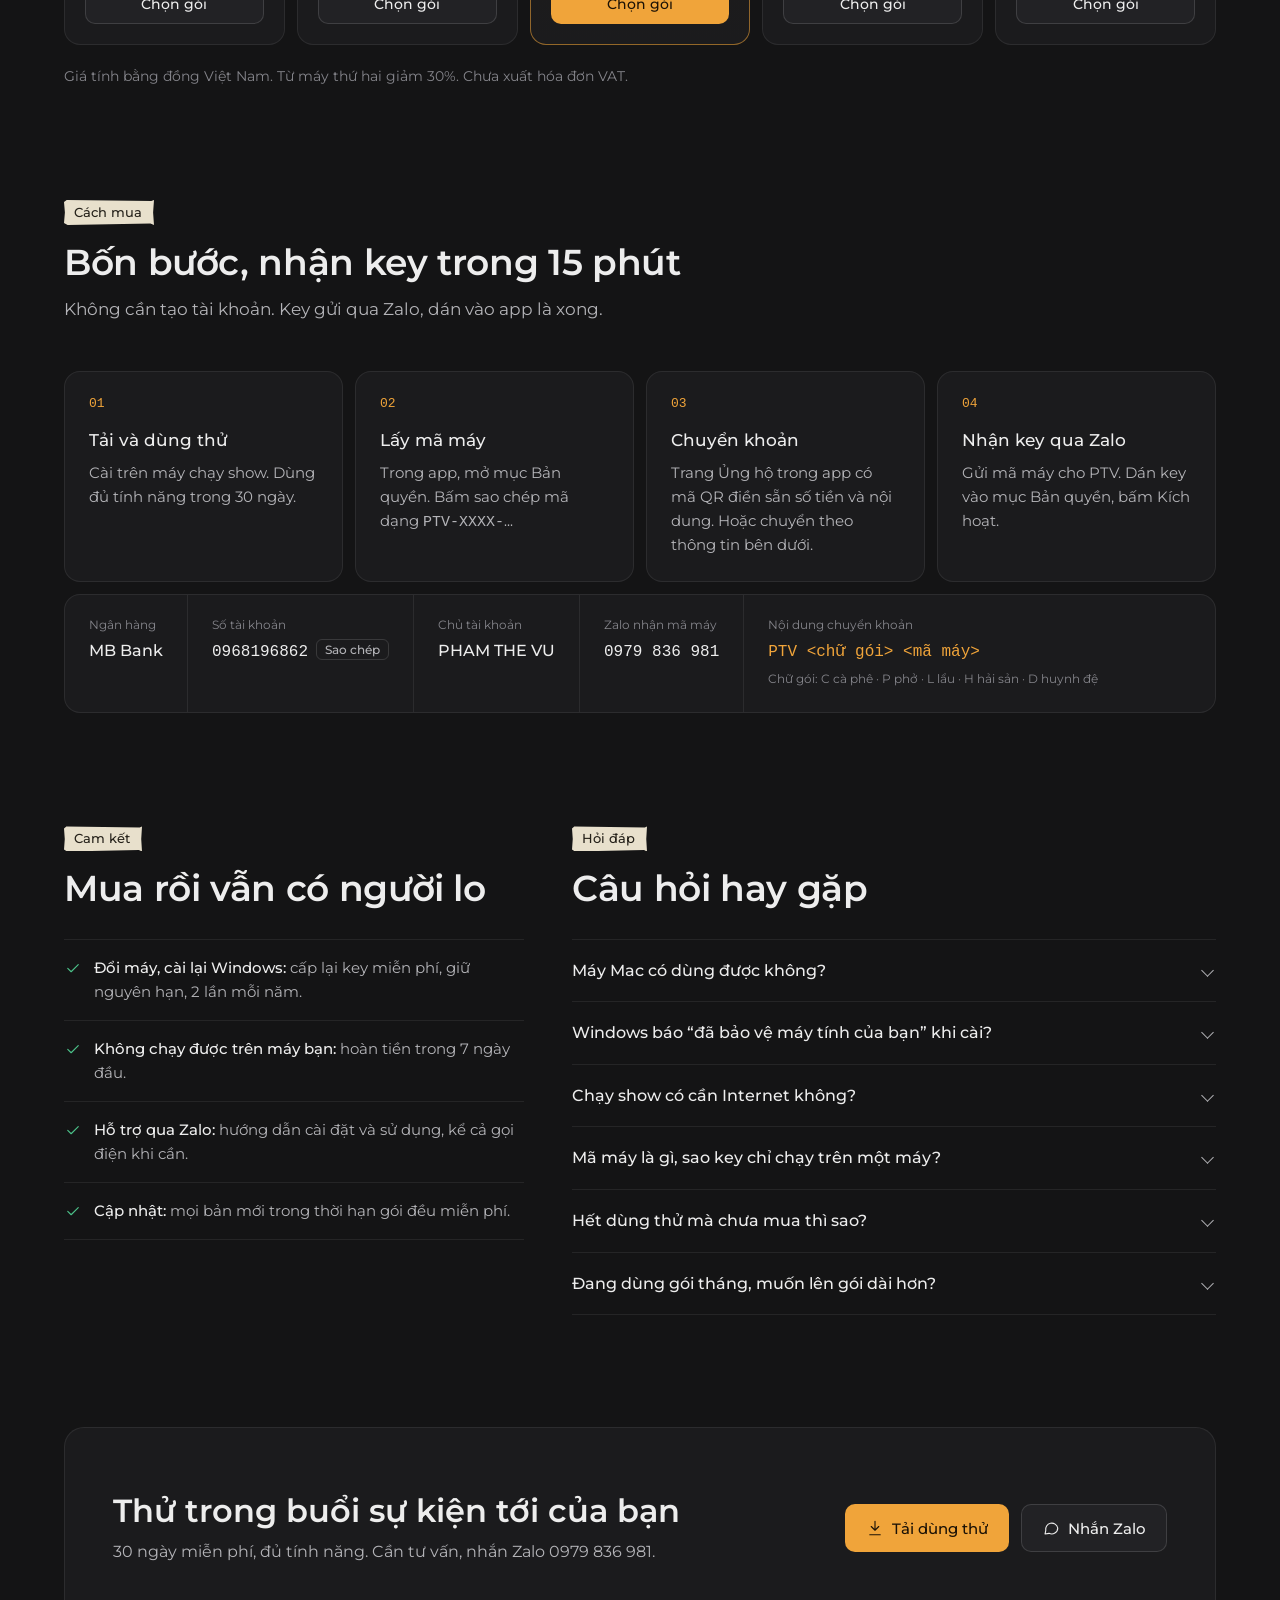
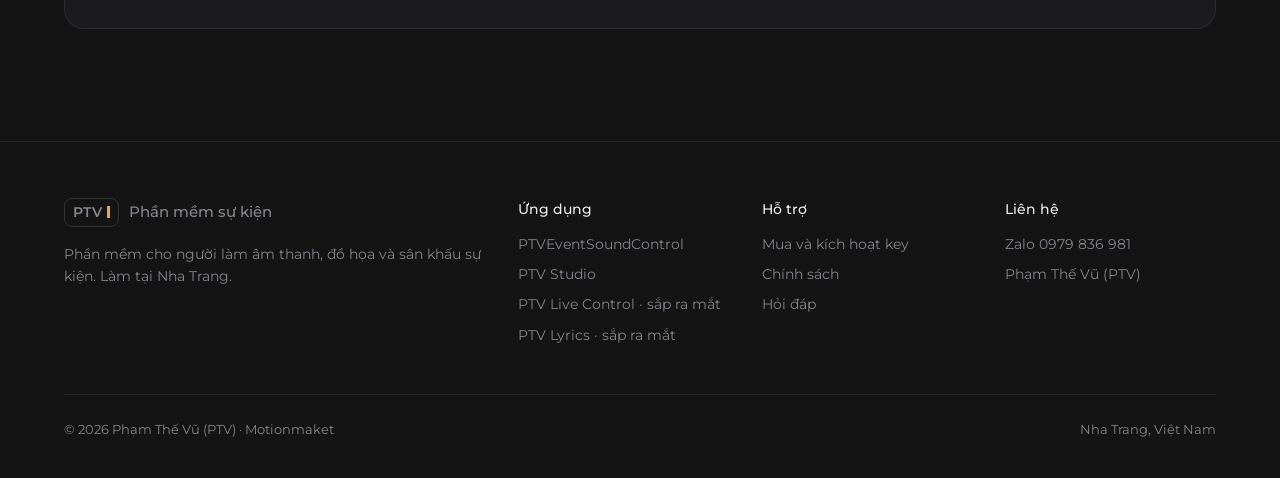
<file: apps/event-sound-control/index.html>
<!doctype html>
<html lang="vi" data-root="../../">
<head>
<meta charset="utf-8">
<meta name="viewport" content="width=device-width, initial-scale=1">
<title>PTVEventSoundControl · Phần mềm chạy nhạc sự kiện</title>
<meta name="description" content="Chạy nhạc nền, hiệu ứng và kịch bản sự kiện bằng một nút GO. Chuyển bài chéo, cân âm lượng LUFS, dùng thử miễn phí 30 ngày. Windows 10/11.">
<meta property="og:title" content="PTVEventSoundControl · Chạy nhạc sự kiện bằng một nút GO">
<meta property="og:description" content="Nhạc nền, hiệu ứng, kịch bản trong một màn hình. Dùng thử 30 ngày, đủ tính năng.">
<meta property="og:image" content="img/console.png">
<link rel="icon" href="../../assets/img/esc-icon.png">
<link rel="stylesheet" href="../../assets/site.css?v=20261124v">
<style>
.hero{padding:88px 0 0;text-align:center}
.hero h1{font-weight:600;font-size:56px;line-height:1.1;letter-spacing:-.02em;margin:24px auto 20px;max-width:20ch;text-wrap:balance}
.hero .lead{color:var(--text2);font-size:19px;max-width:40em;margin:0 auto 32px}
.acts{display:flex;gap:12px;justify-content:center;flex-wrap:wrap}
.meta{margin:20px 0 0;color:var(--muted);font-size:13px}
.shot{margin:56px auto 0;max-width:1120px;border-radius:14px;border:1px solid var(--line2);overflow:hidden;background:var(--s1);box-shadow:0 30px 80px rgb(0 0 0 / .5)}

.split{display:grid;grid-template-columns:5fr 7fr;gap:48px;align-items:center;margin-bottom:64px}
.split h3{font-weight:600;font-size:26px;line-height:1.25;margin:0 0 12px}
.split p{color:var(--text2);margin:0 0 16px}
.split .pic{border-radius:12px;border:1px solid var(--line2);overflow:hidden}
.feats{display:grid;grid-template-columns:repeat(3,1fr);border-top:1px solid var(--line)}
.feat{padding:28px 28px 32px 0;border-bottom:1px solid var(--line)}
.feat:not(:nth-child(3n+1)){padding-left:28px;border-left:1px solid var(--line)}
.feat .ic{display:flex;width:36px;height:36px;align-items:center;justify-content:center;border-radius:8px;background:var(--s2);color:var(--text2);margin-bottom:16px}
.feat h4{margin:0 0 6px;font-weight:500;font-size:17px}
.feat p{margin:0;color:var(--text2);font-size:15px}

.plans{display:grid;grid-template-columns:repeat(5,1fr);gap:12px}
.plan{position:relative;display:flex;flex-direction:column;background:var(--s1);border:1px solid var(--line);border-radius:var(--r-card);padding:24px 20px 20px}
.plan.hot{border-color:rgb(240 164 58 / .55);background:linear-gradient(#211c15,#1b1b1d)}
.plan .tag{position:absolute;top:-12px;left:18px}
.plan .nm{font-weight:500;font-size:15px;min-height:48px}
.plan .pr{font:600 32px/1 Montserrat,sans-serif;font-variant-numeric:tabular-nums;margin:12px 0 4px;letter-spacing:-.01em}
.plan .per{font-size:13px;color:var(--muted);min-height:21px}
.plan .dur{margin:16px 0 0;padding-top:16px;border-top:1px solid var(--line);font-size:14px}
.plan .joke{color:var(--muted);font-size:13px;line-height:1.5;margin:8px 0 20px;flex:1}
.plan .btn{height:40px;justify-content:center;font-size:14px;width:100%}
.note{margin:20px 0 0;color:var(--muted);font-size:14px}

.steps{display:grid;grid-template-columns:repeat(4,1fr);gap:12px;counter-reset:s}
.step{background:var(--s1);border:1px solid var(--line);border-radius:var(--r-card);padding:24px}
.step::before{counter-increment:s;content:'0' counter(s);display:block;font:500 13px var(--mono);color:var(--amber);margin-bottom:16px}
.step h4{margin:0 0 6px;font-weight:500;font-size:17px}
.step p{margin:0;color:var(--text2);font-size:15px}
.bank{margin-top:12px;display:grid;grid-template-columns:repeat(4,auto) 1fr;background:var(--s1);border:1px solid var(--line);border-radius:var(--r-card);overflow:hidden}
.bank>div{padding:20px 24px;border-right:1px solid var(--line)}
.bank>div:last-child{border-right:0}
.bank .k{display:block;font-size:12px;color:var(--muted);margin-bottom:4px}
.bank .v{font-size:16px;font-weight:500}
.copy{margin-left:8px;background:none;border:1px solid var(--line2);color:var(--text2);border-radius:6px;font:500 12px Montserrat,sans-serif;padding:2px 8px;cursor:pointer;vertical-align:2px}
.copy:hover{color:var(--text);border-color:var(--text2)}
.memo{color:var(--amber)}

.two{display:grid;grid-template-columns:5fr 7fr;gap:48px}
.pol{list-style:none;margin:0;padding:0}
.pol li{display:flex;gap:12px;padding:16px 0;border-bottom:1px solid var(--line);color:var(--text2);font-size:15px}
.pol li:first-child{border-top:1px solid var(--line)}
.pol li .i{color:var(--green);margin-top:3px}
.pol b{color:var(--text);font-weight:500}
.end{margin:112px 0 0;padding:64px 48px;background:var(--s1);border:1px solid var(--line);border-radius:20px;display:grid;grid-template-columns:1fr auto;gap:32px;align-items:center}
.end h2{font-weight:600;font-size:32px;line-height:1.2;margin:0 0 8px}
.end p{margin:0;color:var(--text2)}

@media (max-width:1080px){
  .plans{grid-template-columns:repeat(2,1fr)}
  .plan.hot{grid-column:1/-1;order:-1}
  .steps{grid-template-columns:repeat(2,1fr)}
  .bank{grid-template-columns:1fr 1fr}
  .bank>div{border-bottom:1px solid var(--line)}
}
@media (max-width:820px){
  .hero{padding-top:56px}
  .hero h1{font-size:36px}
  .hero .lead{font-size:17px}
  .shot{margin-top:40px}
  .split,.two{grid-template-columns:1fr;gap:28px}
  .feats{grid-template-columns:1fr}
  .feat,.feat:not(:nth-child(3n+1)){padding:24px 0;border-left:0}
  .end{grid-template-columns:1fr;padding:40px 24px;margin-top:80px}
  .end h2{font-size:26px}
}
@media (max-width:520px){
  .plans,.steps,.bank{grid-template-columns:1fr}
  .bank>div{border-right:0}
  .acts .btn{width:100%;justify-content:center}
}
</style>
</head>
<body data-page="app" data-app="event-sound-control">
<header id="top"></header>
<div class="sub">
  <div class="wrap">
    <a class="who" href="#tong-quan"><img src="../../assets/img/esc-icon.png" alt="" width="56" height="56">EventSoundControl</a>
    <nav><a href="#tinh-nang">Tính năng</a><a href="#bang-gia">Bảng giá</a><a href="#cach-mua">Cách mua</a><a href="#hoi-dap">Hỏi đáp</a></nav>
    <a class="btn btn-go js-dl" href="#"><span data-icon="dl"></span>Tải dùng thử</a>
  </div>
</div>

<main>
<section class="hero" id="tong-quan" style="padding-top:88px">
  <div class="wrap">
    <span class="tape">Phần mềm chạy nhạc sự kiện · Windows</span>
    <h1>Chạy nhạc cả buổi sự kiện bằng một nút GO</h1>
    <p class="lead">Nhạc nền, hiệu ứng và kịch bản nằm trên một màn hình. Bài chuyển mượt, âm lượng đều nhau, không lo bấm nhầm giữa show.</p>
    <div class="acts">
      <a class="btn btn-go js-dl" href="#"><span data-icon="dl"></span>Tải bản dùng thử 30 ngày</a>
      <a class="btn btn-2" href="#bang-gia">Xem bảng giá</a>
    </div>
    <p class="meta">Windows 10/11 64-bit · Tiếng Việt · Không cần mạng khi chạy show · Đủ tính năng khi dùng thử</p>
    <div class="shot vid">
      <video controls playsinline preload="none" poster="img/video-poster.jpg" width="1920" height="1080" aria-label="Video giới thiệu PTVEventSoundControl, 1 phút 20 giây, có tiếng">
        <source src="video/gioi-thieu.mp4" type="video/mp4">
      </video>
      <button class="vid-play" type="button" hidden><span class="pill"><b><svg viewBox="0 0 24 24" aria-hidden="true"><path d="M8 5v14l11-7z"/></svg></b>Xem video giới thiệu <small>1:20</small></span></button>
    </div>
  </div>
</section>

<section id="tinh-nang">
  <div class="wrap">
    <div class="head">
      <span class="tape">Tính năng</span>
      <h2>Làm cho người đứng bàn âm thanh, không phải cho phòng thu</h2>
      <p>Mọi thứ cần trong một buổi tiệc cưới, hội nghị hay chương trình sân khấu, gói trong một app cài một lần.</p>
    </div>
    <div class="split">
      <div>
        <h3>Chỉnh to dần, nhỏ dần trước giờ diễn, nghe thử bằng tai nghe</h3>
        <p>Kéo đường cong hoặc gõ số giây. Nghe thử qua ngõ tai nghe riêng trong khi loa hội trường vẫn im. Cắt bỏ đoạn đầu lặng, đoạn cuối dư chỉ bằng hai điểm.</p>
        <p>Áp một kiểu fade cho cả danh sách bằng một nút.</p>
      </div>
      <div class="pic"><img src="img/fade.png" width="2580" height="1590" alt="Bảng Chỉnh bài: đường cong to dần 1,5 giây và nhỏ dần 1 giây, nút nghe thử đoạn đầu và đoạn cuối" loading="lazy"></div>
    </div>
    <div class="feats">
      <div class="feat"><span class="ic"><span data-icon="wave"></span></span><h4>Kịch bản bấm GO</h4><p>Xếp bài và ghi chú tay theo thứ tự chương trình. Bấm <kbd>Space</kbd> là chạy mục kế, nối mắt xích để tự chạy tiếp.</p></div>
      <div class="feat"><span class="ic"><span data-icon="arrow"></span></span><h4>Chuyển bài chéo</h4><p>Bài cũ nhỏ dần, bài mới to dần cùng lúc. Ba chế độ phát: phát đơn, chồng bài, nối tiếp.</p></div>
      <div class="feat"><span class="ic"><span data-icon="mic"></span></span><h4>Âm lượng đều nhau</h4><p>Đo độ to chuẩn EBU R128 và tự cân về −16 LUFS, có limiter chống méo. Hết cảnh bài này to bài kia nhỏ.</p></div>
      <div class="feat"><span class="ic"><span data-icon="lyrics"></span></span><h4>Nhạc nền và hiệu ứng tách riêng</h4><p>Hai vùng, mỗi kênh một ngõ ra riêng. Danh sách theo buổi: Buổi sáng, Tiệc tối, Văn nghệ.</p></div>
      <div class="feat"><span class="ic"><span data-icon="screen"></span></span><h4>Ghim nổi trên PowerPoint</h4><p>Làm mờ nền, ghim app trên slide đang trình chiếu. Nút Phát, Dừng, GO vẫn rõ để bấm.</p></div>
      <div class="feat"><span class="ic"><span data-icon="check"></span></span><h4>Khóa khi chạy show</h4><p>Chỉ còn Phát, Dừng và âm lượng. Phiên làm việc tự lưu, mở app là có lại đủ bài.</p></div>
    </div>
  </div>
</section>

<section id="bang-gia">
  <div class="wrap">
    <div class="head">
      <span class="tape">Bảng giá</span>
      <h2>Trả theo thời gian dùng, mỗi key cho một máy</h2>
      <p>Dùng thử 30 ngày trước, thấy hợp rồi mới mua. Giá đã gồm mọi bản cập nhật trong thời hạn.</p>
    </div>
    <div class="plans">
      <div class="plan"><div class="nm">Mời ly cà phê</div><div class="pr">30k</div><div class="per">&nbsp;</div><div class="dur">1 tháng</div>
        <p class="joke">Tỉnh táo chạy show trọn một tháng. Rẻ hơn ly bạc xỉu ở sân bay.</p><a class="btn btn-2 js-zalo" href="#">Chọn gói</a></div>
      <div class="plan"><div class="nm">Mời tô phở bò</div><div class="pr">79k</div><div class="per mono">≈ 26k/tháng</div><div class="dur">3 tháng</div>
        <p class="joke">Ấm bụng cả quý. Rẻ hơn 3 ly cà phê, lại được thêm hành.</p><a class="btn btn-2 js-zalo" href="#">Chọn gói</a></div>
      <div class="plan hot"><span class="tape tag">Nhiều người chọn</span><div class="nm">Mời bữa lẩu</div><div class="pr">149k</div><div class="per mono">≈ 25k/tháng</div><div class="dur">6 tháng</div>
        <p class="joke">Lẩu ngon phải có bạn, show ngon phải có bản quyền. Nửa năm khỏi lo key.</p><a class="btn btn-go js-zalo" href="#">Chọn gói</a></div>
      <div class="plan"><div class="nm">Mời mâm hải sản Nha Trang</div><div class="pr">249k</div><div class="per mono">≈ 21k/tháng</div><div class="dur">12 tháng</div>
        <p class="joke">Tôm hùm Bình Ba chưa kịp lên mâm, bản cập nhật đã về máy.</p><a class="btn btn-2 js-zalo" href="#">Chọn gói</a></div>
      <div class="plan"><div class="nm">Kết nghĩa huynh đệ</div><div class="pr">499k</div><div class="per">trả một lần</div><div class="dur">Trọn đời</div>
        <p class="joke">Một lần chuyển khoản, cả đời không nhắc chuyện key.</p><a class="btn btn-2 js-zalo" href="#">Chọn gói</a></div>
    </div>
    <p class="note">Giá tính bằng đồng Việt Nam. Từ máy thứ hai giảm 30%. Chưa xuất hóa đơn VAT.</p>
  </div>
</section>

<section id="cach-mua">
  <div class="wrap">
    <div class="head">
      <span class="tape">Cách mua</span>
      <h2>Bốn bước, nhận key trong 15 phút</h2>
      <p>Không cần tạo tài khoản. Key gửi qua Zalo, dán vào app là xong.</p>
    </div>
    <div class="steps">
      <div class="step"><h4>Tải và dùng thử</h4><p>Cài trên máy chạy show. Dùng đủ tính năng trong 30 ngày.</p></div>
      <div class="step"><h4>Lấy mã máy</h4><p>Trong app, mở mục Bản quyền. Bấm sao chép mã dạng <span class="mono">PTV-XXXX-…</span></p></div>
      <div class="step"><h4>Chuyển khoản</h4><p>Trang Ủng hộ trong app có mã QR điền sẵn số tiền và nội dung. Hoặc chuyển theo thông tin bên dưới.</p></div>
      <div class="step"><h4>Nhận key qua Zalo</h4><p>Gửi mã máy cho PTV. Dán key vào mục Bản quyền, bấm Kích hoạt.</p></div>
    </div>
    <div class="bank">
      <div><span class="k">Ngân hàng</span><span class="v">MB Bank</span></div>
      <div><span class="k">Số tài khoản</span><span class="v mono">0968196862</span><button class="copy" data-copy="0968196862">Sao chép</button></div>
      <div><span class="k">Chủ tài khoản</span><span class="v">PHAM THE VU</span></div>
      <div><span class="k">Zalo nhận mã máy</span><span class="v mono">0979 836 981</span></div>
      <div><span class="k">Nội dung chuyển khoản</span><span class="v mono memo">PTV &lt;chữ gói&gt; &lt;mã máy&gt;</span><span class="k" style="margin-top:4px">Chữ gói: C cà phê · P phở · L lẩu · H hải sản · D huynh đệ</span></div>
    </div>
  </div>
</section>

<section id="hoi-dap">
  <div class="wrap two">
    <div>
      <div class="head" style="margin-bottom:28px"><span class="tape">Cam kết</span><h2>Mua rồi vẫn có người lo</h2></div>
      <ul class="pol">
        <li><span data-icon="check"></span><span><b>Đổi máy, cài lại Windows:</b> cấp lại key miễn phí, giữ nguyên hạn, 2 lần mỗi năm.</span></li>
        <li><span data-icon="check"></span><span><b>Không chạy được trên máy bạn:</b> hoàn tiền trong 7 ngày đầu.</span></li>
        <li><span data-icon="check"></span><span><b>Hỗ trợ qua Zalo:</b> hướng dẫn cài đặt và sử dụng, kể cả gọi điện khi cần.</span></li>
        <li><span data-icon="check"></span><span><b>Cập nhật:</b> mọi bản mới trong thời hạn gói đều miễn phí.</span></li>
      </ul>
    </div>
    <div>
      <div class="head" style="margin-bottom:28px"><span class="tape">Hỏi đáp</span><h2>Câu hỏi hay gặp</h2></div>
      <details><summary>Máy Mac có dùng được không?</summary><p>Chưa. Hiện chỉ chạy trên Windows 10 và 11 bản 64-bit.</p></details>
      <details><summary>Windows báo “đã bảo vệ máy tính của bạn” khi cài?</summary><p>Do phần mềm mới chưa có chữ ký số. Bấm “Thông tin thêm”, rồi “Vẫn chạy”. Bộ cài tải từ đúng link trên trang này là an toàn.</p></details>
      <details><summary>Chạy show có cần Internet không?</summary><p>Không. Dùng thử, kích hoạt key và chạy nhạc đều hoạt động khi không có mạng.</p></details>
      <details><summary>Mã máy là gì, sao key chỉ chạy trên một máy?</summary><p>Mã máy được tạo từ phần cứng của máy bạn. Key ký riêng cho mã đó nên không dùng chung được. Nhờ vậy giá mới thấp thế này.</p></details>
      <details><summary>Hết dùng thử mà chưa mua thì sao?</summary><p>App sẽ yêu cầu kích hoạt. Dự án, danh sách bài và ghi chú vẫn còn nguyên, nhập key là dùng tiếp.</p></details>
      <details><summary>Đang dùng gói tháng, muốn lên gói dài hơn?</summary><p>Nhắn Zalo. Phần ngày còn lại được cộng vào gói mới.</p></details>
    </div>
  </div>
</section>

<div class="wrap">
  <div class="end">
    <div><h2>Thử trong buổi sự kiện tới của bạn</h2><p>30 ngày miễn phí, đủ tính năng. Cần tư vấn, nhắn Zalo 0979 836 981.</p></div>
    <div class="acts"><a class="btn btn-go js-dl" href="#"><span data-icon="dl"></span>Tải dùng thử</a><a class="btn btn-2 js-zalo" href="#"><span data-icon="msg"></span>Nhắn Zalo</a></div>
  </div>
</div>
</main>

<footer id="foot"></footer>
<script src="../../assets/apps.js"></script>
<script src="../../assets/site.js?v=20261124v"></script>
<script src="../../assets/analytics.js?v=20261124v"></script>
</body>
</html>
</file>
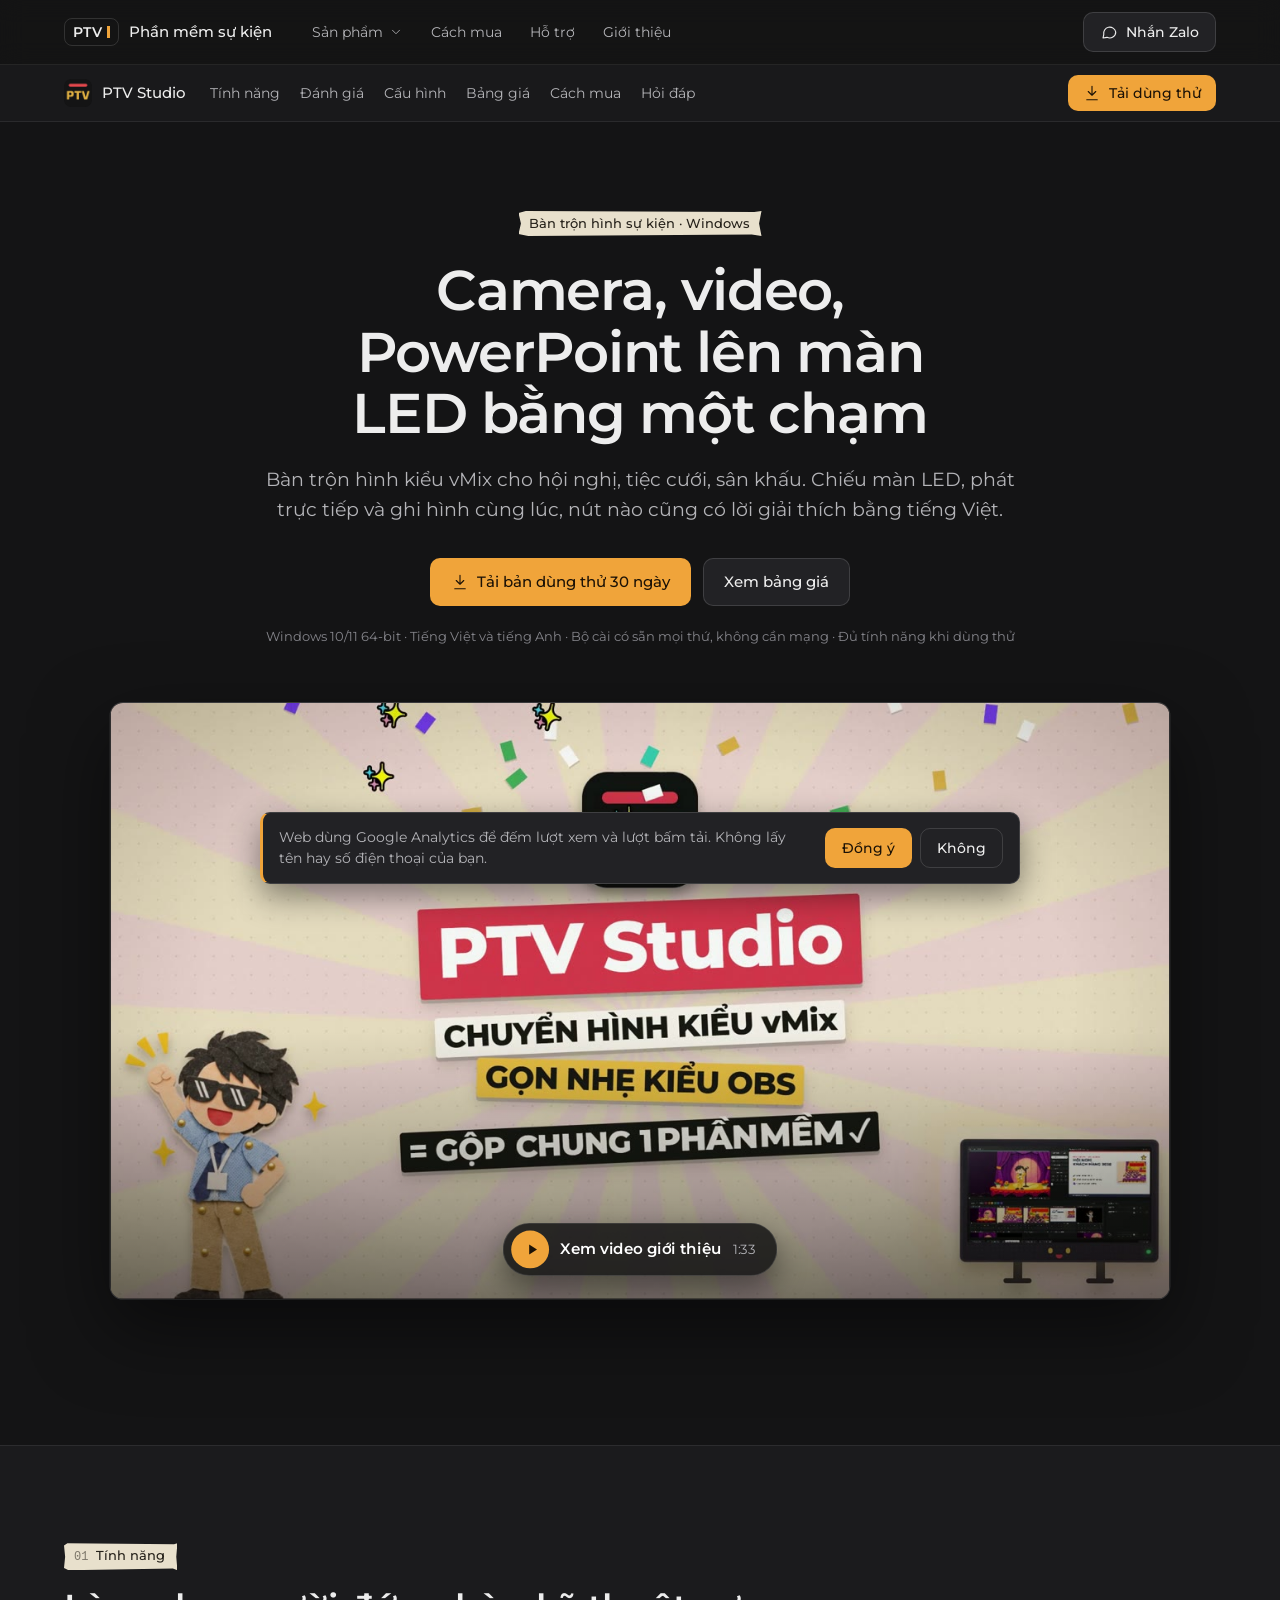
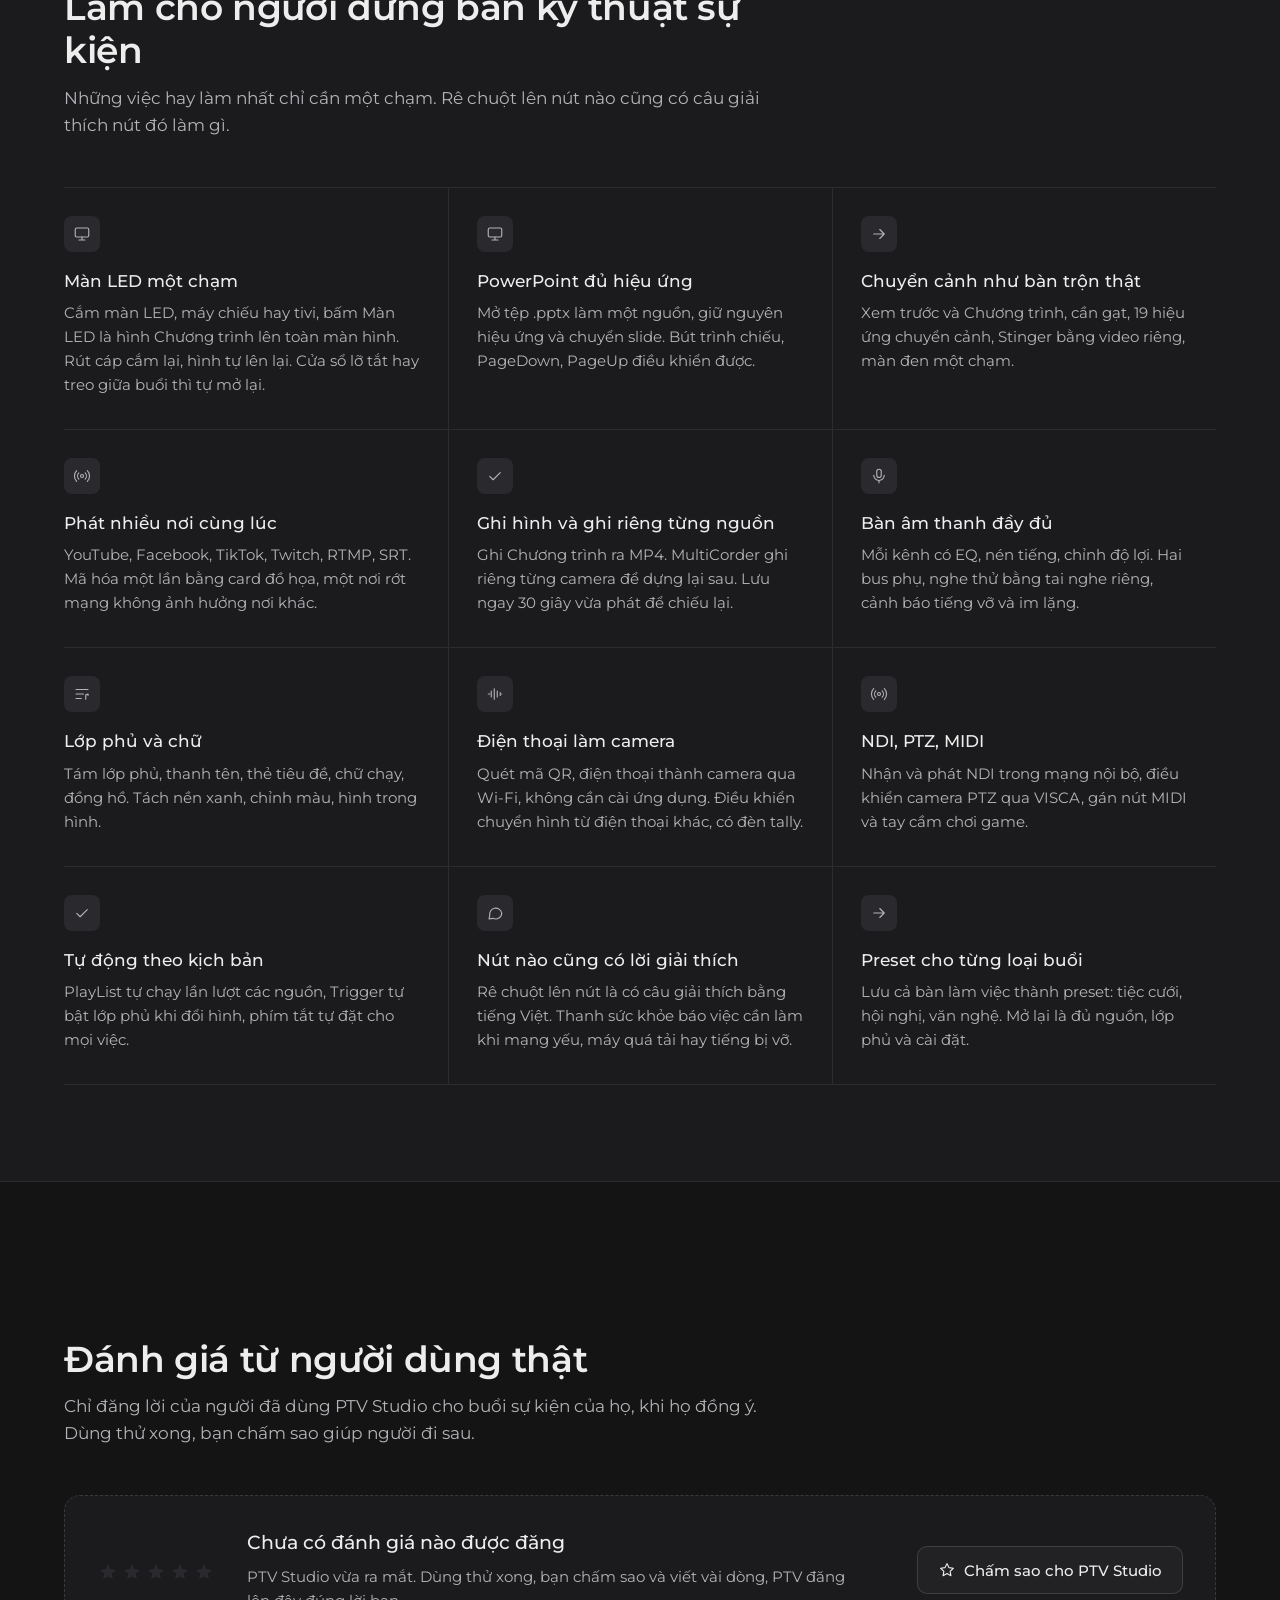
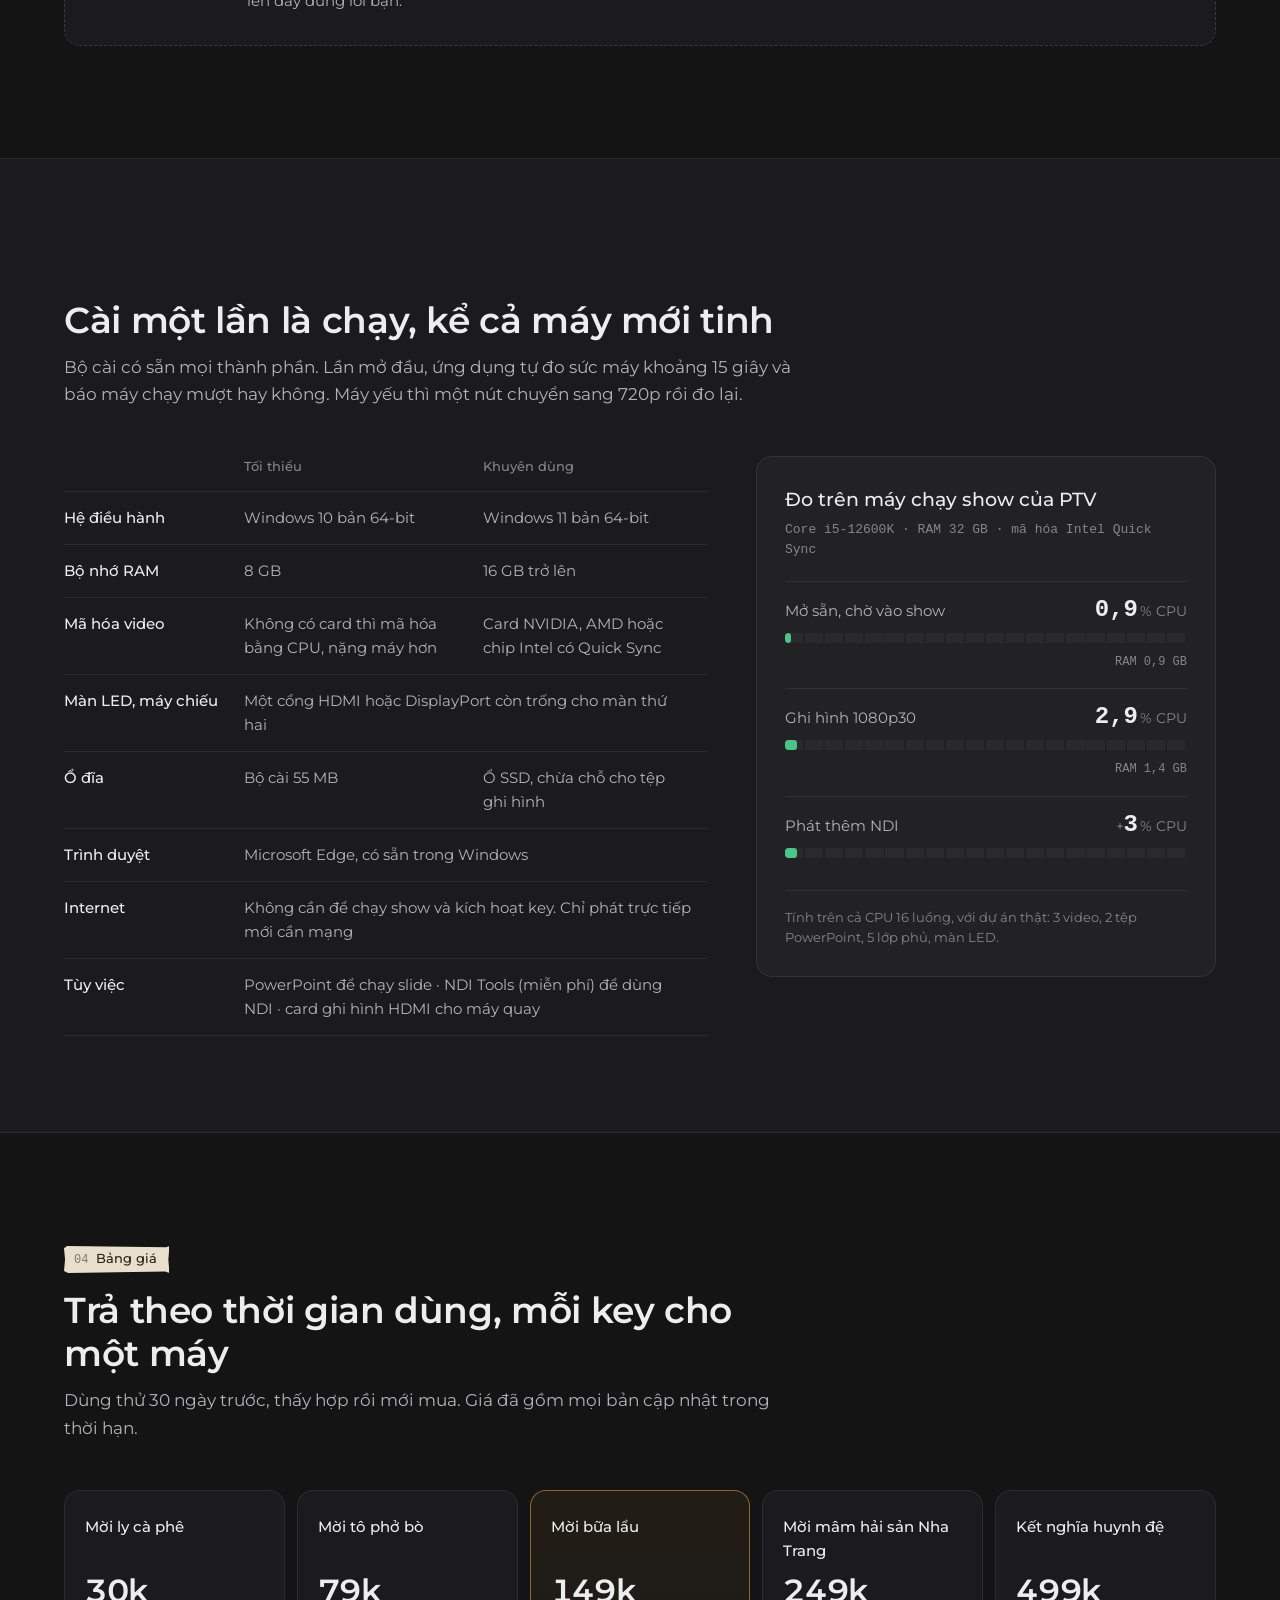
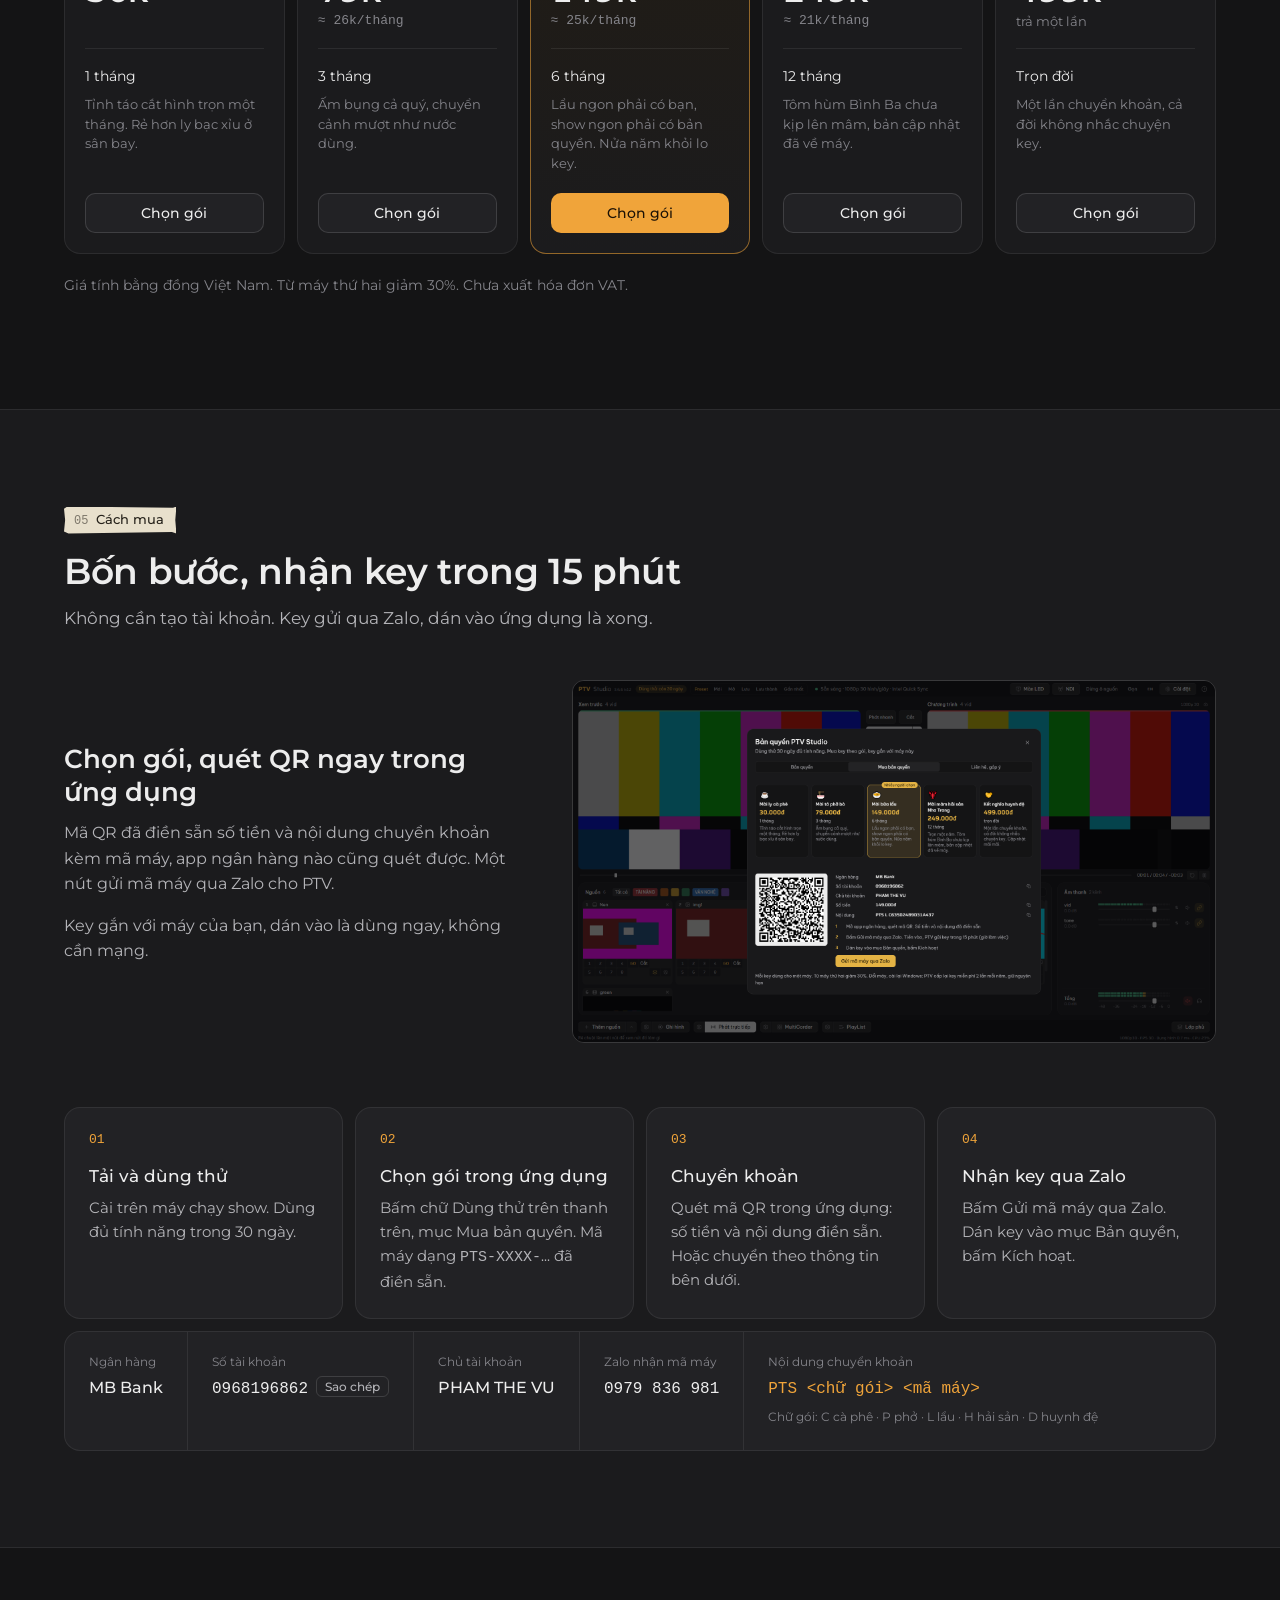
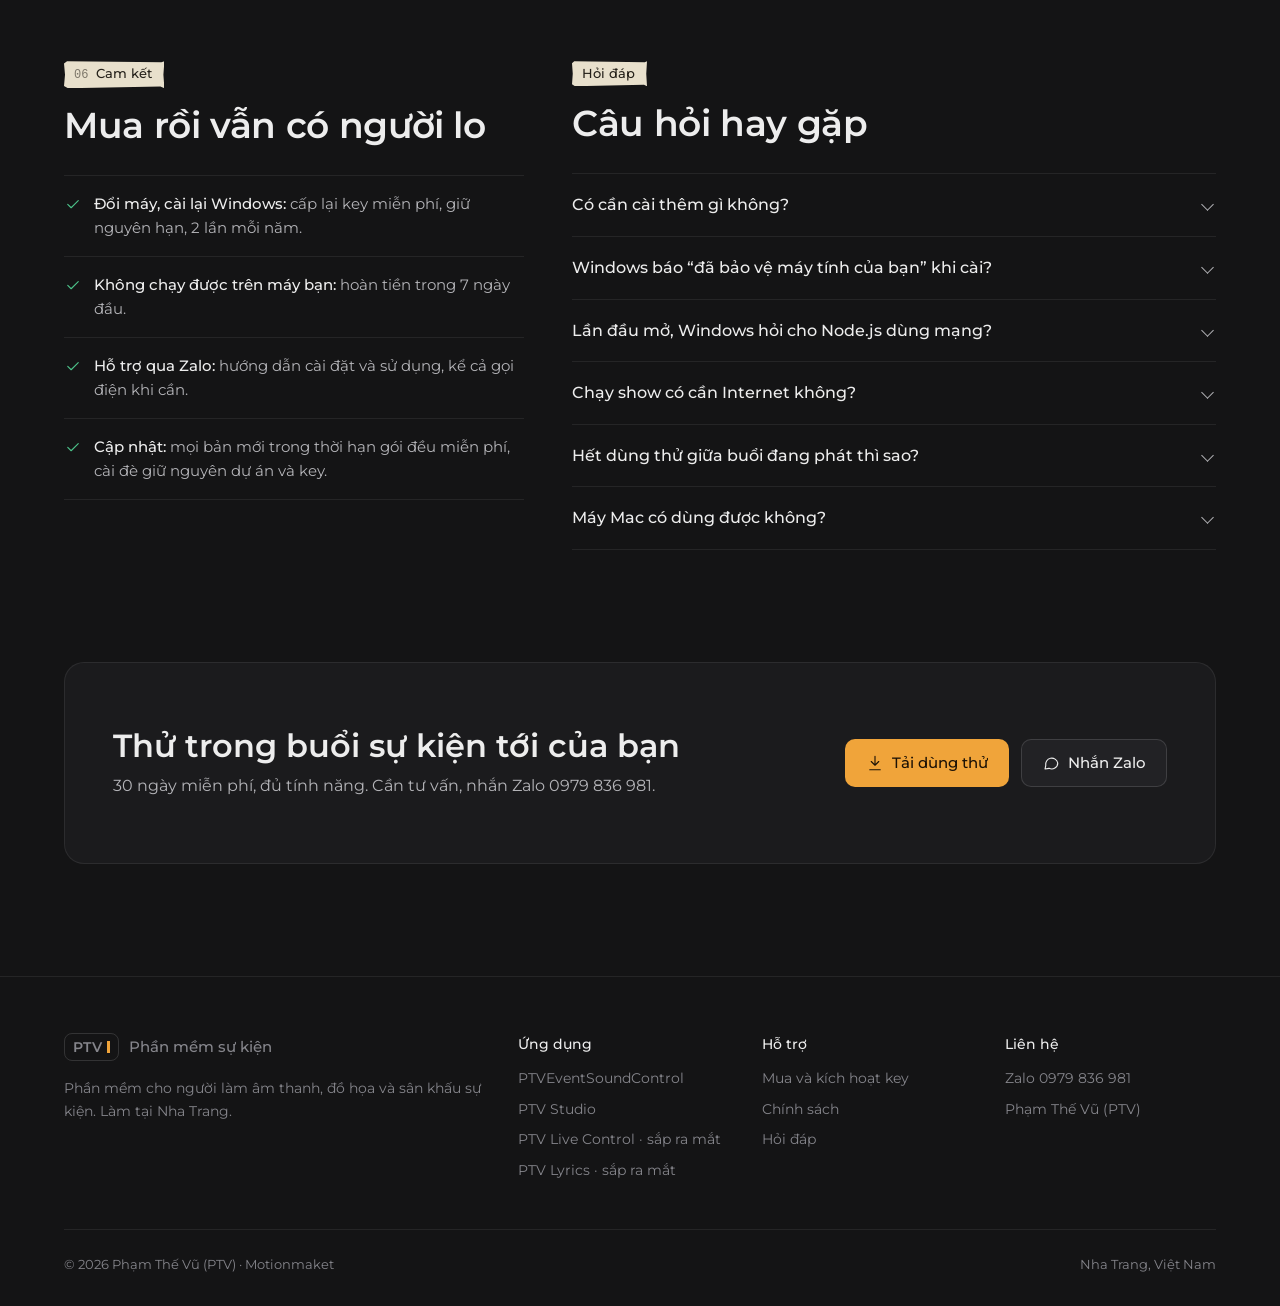
<file: apps/ptv-studio/index.html>
<!doctype html>
<html lang="vi" data-root="../../">
<head>
<meta charset="utf-8">
<meta name="viewport" content="width=device-width, initial-scale=1">
<title>PTV Studio · Bàn trộn hình sự kiện cho Windows</title>
<meta name="description" content="Bàn trộn hình kiểu vMix cho sự kiện: camera, video, PowerPoint đủ hiệu ứng, chiếu màn LED một chạm, phát trực tiếp và ghi hình. Dùng thử miễn phí 30 ngày. Windows 10/11.">
<meta property="og:title" content="PTV Studio · Bàn trộn hình sự kiện, chiếu màn LED một chạm">
<meta property="og:description" content="Camera, video, PowerPoint, màn LED, phát trực tiếp và ghi hình trong một ứng dụng. Dùng thử 30 ngày, đủ tính năng.">
<meta property="og:image" content="img/console.png">
<link rel="icon" href="img/ptv-studio-icon.png">
<link rel="stylesheet" href="../../assets/site.css?v=20261124v">
<style>
.hero{padding:88px 0 0;text-align:center}
.hero h1{font-weight:600;font-size:56px;line-height:1.1;letter-spacing:-.02em;margin:24px auto 20px;max-width:20ch;text-wrap:balance}
.hero .lead{color:var(--text2);font-size:19px;max-width:40em;margin:0 auto 32px}
.acts{display:flex;gap:12px;justify-content:center;flex-wrap:wrap}
.meta{margin:20px 0 0;color:var(--muted);font-size:13px}
.shot{margin:56px auto 0;max-width:1120px;border-radius:14px;border:1px solid var(--line2);overflow:hidden;background:var(--s1);box-shadow:0 30px 80px rgb(0 0 0 / .5)}

.split{display:grid;grid-template-columns:5fr 7fr;gap:48px;align-items:center;margin-bottom:64px}
.split h3{font-weight:600;font-size:26px;line-height:1.25;margin:0 0 12px}
.split p{color:var(--text2);margin:0 0 16px}
.split .pic{border-radius:12px;border:1px solid var(--line2);overflow:hidden}
.feats{display:grid;grid-template-columns:repeat(3,1fr);border-top:1px solid var(--line)}
.feat{padding:28px 28px 32px 0;border-bottom:1px solid var(--line)}
.feat:not(:nth-child(3n+1)){padding-left:28px;border-left:1px solid var(--line)}
.feat .ic{display:flex;width:36px;height:36px;align-items:center;justify-content:center;border-radius:8px;background:var(--s2);color:var(--text2);margin-bottom:16px}
.feat h4{margin:0 0 6px;font-weight:500;font-size:17px}
.feat p{margin:0;color:var(--text2);font-size:15px}

.plans{display:grid;grid-template-columns:repeat(5,1fr);gap:12px}
.plan{position:relative;display:flex;flex-direction:column;background:var(--s1);border:1px solid var(--line);border-radius:var(--r-card);padding:24px 20px 20px}
.plan.hot{border-color:rgb(240 164 58 / .55);background:linear-gradient(#211c15,#1b1b1d)}
.plan .tag{position:absolute;top:-12px;left:18px}
.plan .nm{font-weight:500;font-size:15px;min-height:48px}
.plan .pr{font:600 32px/1 Montserrat,sans-serif;font-variant-numeric:tabular-nums;margin:12px 0 4px;letter-spacing:-.01em}
.plan .per{font-size:13px;color:var(--muted);min-height:21px}
.plan .dur{margin:16px 0 0;padding-top:16px;border-top:1px solid var(--line);font-size:14px}
.plan .joke{color:var(--muted);font-size:13px;line-height:1.5;margin:8px 0 20px;flex:1}
.plan .btn{height:40px;justify-content:center;font-size:14px;width:100%}
.note{margin:20px 0 0;color:var(--muted);font-size:14px}

.steps{display:grid;grid-template-columns:repeat(4,1fr);gap:12px;counter-reset:s}
.step{background:var(--s1);border:1px solid var(--line);border-radius:var(--r-card);padding:24px}
.step::before{counter-increment:s;content:'0' counter(s);display:block;font:500 13px var(--mono);color:var(--amber);margin-bottom:16px}
.step h4{margin:0 0 6px;font-weight:500;font-size:17px}
.step p{margin:0;color:var(--text2);font-size:15px}
.bank{margin-top:12px;display:grid;grid-template-columns:repeat(4,auto) 1fr;background:var(--s1);border:1px solid var(--line);border-radius:var(--r-card);overflow:hidden}
.bank>div{padding:20px 24px;border-right:1px solid var(--line)}
.bank>div:last-child{border-right:0}
.bank .k{display:block;font-size:12px;color:var(--muted);margin-bottom:4px}
.bank .v{font-size:16px;font-weight:500}
.copy{margin-left:8px;background:none;border:1px solid var(--line2);color:var(--text2);border-radius:6px;font:500 12px Montserrat,sans-serif;padding:2px 8px;cursor:pointer;vertical-align:2px}
.copy:hover{color:var(--text);border-color:var(--text2)}
.memo{color:var(--amber)}

.cfg{display:grid;grid-template-columns:7fr 5fr;gap:48px;align-items:start}
.spec{width:100%;border-collapse:collapse;font-size:15px}
.spec th,.spec td{padding:14px 16px 14px 0;border-bottom:1px solid var(--line);text-align:left;vertical-align:top}
.spec thead th{padding-top:0;font-weight:500;font-size:13px;color:var(--muted)}
.spec tbody th{width:28%;font-weight:500;color:var(--text)}
.spec td{color:var(--text2)}
.spec tbody tr{transition:background .2s}
.spec tbody tr:hover{background:rgb(237 237 237 / .02)}
.meas{background:var(--s2);border:1px solid var(--line);border-radius:var(--r-card);padding:28px}
.meas h3{margin:0 0 4px;font-weight:500;font-size:19px}
.meas .rig{margin:0 0 20px;font-size:13px;color:var(--muted)}
.mrow{display:grid;grid-template-columns:1fr auto;gap:10px 16px;align-items:baseline;padding:16px 0;border-top:1px solid var(--line)}
.mrow .ml{font-size:15px;color:var(--text2)}
.mrow .mv{font-size:14px;color:var(--muted);white-space:nowrap}
.mrow .mv b{font:600 24px/1 var(--mono);color:var(--text);margin-right:2px}
.mrow .bar{grid-column:1/-1;height:10px;border-radius:3px;overflow:hidden;background:repeating-linear-gradient(90deg,var(--s3) 0 calc(5% - 2px),transparent calc(5% - 2px) 5%)}
.mrow .bar i{display:block;height:100%;width:var(--v);min-width:6px;background:var(--green);border-radius:3px;transition:width 1s cubic-bezier(.2,.7,.2,1) .2s}
.mo .meas.rv:not(.in) .bar i{width:0;min-width:0}
.mrow .mr{grid-column:1/-1;justify-self:end;font-size:12px;color:var(--muted)}
.meas .fine{margin:16px 0 0;padding-top:16px;border-top:1px solid var(--line);font-size:13px;color:var(--muted)}

.two{display:grid;grid-template-columns:5fr 7fr;gap:48px}
.pol{list-style:none;margin:0;padding:0}
.pol li{display:flex;gap:12px;padding:16px 0;border-bottom:1px solid var(--line);color:var(--text2);font-size:15px}
.pol li:first-child{border-top:1px solid var(--line)}
.pol li .i{color:var(--green);margin-top:3px}
.pol b{color:var(--text);font-weight:500}
.end{margin:112px 0 0;padding:64px 48px;background:var(--s1);border:1px solid var(--line);border-radius:20px;display:grid;grid-template-columns:1fr auto;gap:32px;align-items:center}
.end h2{font-weight:600;font-size:32px;line-height:1.2;margin:0 0 8px}
.end p{margin:0;color:var(--text2)}

@media (max-width:1080px){
  .plans{grid-template-columns:repeat(2,1fr)}
  .plan.hot{grid-column:1/-1;order:-1}
  .steps,.need{grid-template-columns:repeat(2,1fr)}
  .bank{grid-template-columns:1fr 1fr}
  .bank>div{border-bottom:1px solid var(--line)}
}
@media (max-width:820px){
  .hero{padding-top:56px}
  .hero h1{font-size:36px}
  .hero .lead{font-size:17px}
  .shot{margin-top:40px}
  .split,.two,.cfg{grid-template-columns:1fr;gap:28px}
  .feats{grid-template-columns:1fr}
  .feat,.feat:not(:nth-child(3n+1)){padding:24px 0;border-left:0}
  .end{grid-template-columns:1fr;padding:40px 24px;margin-top:80px}
  .end h2{font-size:26px}
}
@media (max-width:520px){
  .plans,.steps,.bank,.need{grid-template-columns:1fr}
  .bank>div{border-right:0}
  .acts .btn{width:100%;justify-content:center}
  .spec thead{display:none}
  .spec tr{display:grid;grid-template-columns:1fr 1fr;gap:6px 16px;padding:16px 0;border-bottom:1px solid var(--line)}
  .spec th,.spec td{padding:0;border:0}
  .spec tbody th{grid-column:1/-1;width:auto}
  .spec td[colspan]{grid-column:1/-1}
  .spec td[data-k]::before{content:attr(data-k);display:block;font-size:12px;color:var(--muted)}
  .meas{padding:24px 20px}
}
</style>
</head>
<body data-page="app" data-app="ptv-studio">
<header id="top"></header>
<div class="sub">
  <div class="wrap">
    <a class="who" href="#tong-quan"><img src="img/ptv-studio-icon.png" alt="" width="56" height="56">PTV Studio</a>
    <nav aria-label="Các phần của trang"><a href="#tinh-nang">Tính năng</a><a href="#danh-gia">Đánh giá</a><a href="#cau-hinh">Cấu hình</a><a href="#bang-gia">Bảng giá</a><a href="#cach-mua">Cách mua</a><a href="#hoi-dap">Hỏi đáp</a></nav>
    <a class="btn btn-go js-dl" href="#"><span data-icon="dl"></span>Tải dùng thử</a>
  </div>
</div>

<main>
<section class="hero" id="tong-quan" style="padding-top:88px">
  <div class="wrap" data-enter>
    <span class="tape">Bàn trộn hình sự kiện · Windows</span>
    <h1>Camera, video, PowerPoint lên màn LED bằng một chạm</h1>
    <p class="lead">Bàn trộn hình kiểu vMix cho hội nghị, tiệc cưới, sân khấu. Chiếu màn LED, phát trực tiếp và ghi hình cùng lúc, nút nào cũng có lời giải thích bằng tiếng Việt.</p>
    <div class="acts">
      <a class="btn btn-go js-dl" href="#"><span data-icon="dl"></span>Tải bản dùng thử 30 ngày</a>
      <a class="btn btn-2" href="#bang-gia">Xem bảng giá</a>
    </div>
    <p class="meta">Windows 10/11 64-bit · Tiếng Việt và tiếng Anh · Bộ cài có sẵn mọi thứ, không cần mạng · Đủ tính năng khi dùng thử</p>
    <a class="rate-badge" id="rate-badge" href="#danh-gia" hidden></a>
    <div class="shot vid">
      <video controls playsinline preload="none" poster="img/video-poster.jpg" width="1920" height="1080" aria-label="Video giới thiệu PTV Studio, 1 phút 33 giây, có tiếng">
        <source src="video/gioi-thieu.mp4" type="video/mp4">
      </video>
      <button class="vid-play" type="button" hidden><span class="pill"><b><svg viewBox="0 0 24 24" aria-hidden="true"><path d="M8 5v14l11-7z"/></svg></b>Xem video giới thiệu <small>1:33</small></span></button>
    </div>
  </div>
</section>

<section id="tinh-nang" class="band">
  <div class="wrap">
    <div class="head">
      <span class="tape"><b>01</b>Tính năng</span>
      <h2>Làm cho người đứng bàn kỹ thuật sự kiện</h2>
      <p>Những việc hay làm nhất chỉ cần một chạm. Rê chuột lên nút nào cũng có câu giải thích nút đó làm gì.</p>
    </div>
    <div class="feats">
      <div class="feat"><span class="ic"><span data-icon="screen"></span></span><h4>Màn LED một chạm</h4><p>Cắm màn LED, máy chiếu hay tivi, bấm Màn LED là hình Chương trình lên toàn màn hình. Rút cáp cắm lại, hình tự lên lại. Cửa sổ lỡ tắt hay treo giữa buổi thì tự mở lại.</p></div>
      <div class="feat"><span class="ic"><span data-icon="screen"></span></span><h4>PowerPoint đủ hiệu ứng</h4><p>Mở tệp .pptx làm một nguồn, giữ nguyên hiệu ứng và chuyển slide. Bút trình chiếu, PageDown, PageUp điều khiển được.</p></div>
      <div class="feat"><span class="ic"><span data-icon="arrow"></span></span><h4>Chuyển cảnh như bàn trộn thật</h4><p>Xem trước và Chương trình, cần gạt, 19 hiệu ứng chuyển cảnh, Stinger bằng video riêng, màn đen một chạm.</p></div>
      <div class="feat"><span class="ic"><span data-icon="broadcast"></span></span><h4>Phát nhiều nơi cùng lúc</h4><p>YouTube, Facebook, TikTok, Twitch, RTMP, SRT. Mã hóa một lần bằng card đồ họa, một nơi rớt mạng không ảnh hưởng nơi khác.</p></div>
      <div class="feat"><span class="ic"><span data-icon="check"></span></span><h4>Ghi hình và ghi riêng từng nguồn</h4><p>Ghi Chương trình ra MP4. MultiCorder ghi riêng từng camera để dựng lại sau. Lưu ngay 30 giây vừa phát để chiếu lại.</p></div>
      <div class="feat"><span class="ic"><span data-icon="mic"></span></span><h4>Bàn âm thanh đầy đủ</h4><p>Mỗi kênh có EQ, nén tiếng, chỉnh độ lợi. Hai bus phụ, nghe thử bằng tai nghe riêng, cảnh báo tiếng vỡ và im lặng.</p></div>
      <div class="feat"><span class="ic"><span data-icon="lyrics"></span></span><h4>Lớp phủ và chữ</h4><p>Tám lớp phủ, thanh tên, thẻ tiêu đề, chữ chạy, đồng hồ. Tách nền xanh, chỉnh màu, hình trong hình.</p></div>
      <div class="feat"><span class="ic"><span data-icon="wave"></span></span><h4>Điện thoại làm camera</h4><p>Quét mã QR, điện thoại thành camera qua Wi-Fi, không cần cài ứng dụng. Điều khiển chuyển hình từ điện thoại khác, có đèn tally.</p></div>
      <div class="feat"><span class="ic"><span data-icon="broadcast"></span></span><h4>NDI, PTZ, MIDI</h4><p>Nhận và phát NDI trong mạng nội bộ, điều khiển camera PTZ qua VISCA, gán nút MIDI và tay cầm chơi game.</p></div>
      <div class="feat"><span class="ic"><span data-icon="check"></span></span><h4>Tự động theo kịch bản</h4><p>PlayList tự chạy lần lượt các nguồn, Trigger tự bật lớp phủ khi đổi hình, phím tắt tự đặt cho mọi việc.</p></div>
      <div class="feat"><span class="ic"><span data-icon="msg"></span></span><h4>Nút nào cũng có lời giải thích</h4><p>Rê chuột lên nút là có câu giải thích bằng tiếng Việt. Thanh sức khỏe báo việc cần làm khi mạng yếu, máy quá tải hay tiếng bị vỡ.</p></div>
      <div class="feat"><span class="ic"><span data-icon="arrow"></span></span><h4>Preset cho từng loại buổi</h4><p>Lưu cả bàn làm việc thành preset: tiệc cưới, hội nghị, văn nghệ. Mở lại là đủ nguồn, lớp phủ và cài đặt.</p></div>
    </div>
  </div>
</section>

<section id="danh-gia">
  <div class="wrap">
    <div class="head">
      <span class="tape"><b>02</b>Đánh giá</span>
      <h2>Đánh giá từ người dùng thật</h2>
      <p>Chỉ đăng lời của người đã dùng PTV Studio cho buổi sự kiện của họ, khi họ đồng ý. Dùng thử xong, bạn chấm sao giúp người đi sau.</p>
    </div>
    <div class="rv-wrap" id="reviews"></div>
  </div>
</section>

<section id="cau-hinh" class="band">
  <span id="may-can"></span>
  <div class="wrap">
    <div class="head">
      <span class="tape"><b>03</b>Cấu hình</span>
      <h2>Cài một lần là chạy, kể cả máy mới tinh</h2>
      <p>Bộ cài có sẵn mọi thành phần. Lần mở đầu, ứng dụng tự đo sức máy khoảng 15 giây và báo máy chạy mượt hay không. Máy yếu thì một nút chuyển sang 720p rồi đo lại.</p>
    </div>
    <div class="cfg">
      <table class="spec">
        <thead><tr><th scope="col"><span class="vh">Thành phần</span></th><th scope="col">Tối thiểu</th><th scope="col">Khuyên dùng</th></tr></thead>
        <tbody>
          <tr><th scope="row">Hệ điều hành</th><td data-k="Tối thiểu">Windows 10 bản 64-bit</td><td data-k="Khuyên dùng">Windows 11 bản 64-bit</td></tr>
          <tr><th scope="row">Bộ nhớ RAM</th><td data-k="Tối thiểu">8 GB</td><td data-k="Khuyên dùng">16 GB trở lên</td></tr>
          <tr><th scope="row">Mã hóa video</th><td data-k="Tối thiểu">Không có card thì mã hóa bằng CPU, nặng máy hơn</td><td data-k="Khuyên dùng">Card NVIDIA, AMD hoặc chip Intel có Quick Sync</td></tr>
          <tr><th scope="row">Màn LED, máy chiếu</th><td colspan="2">Một cổng HDMI hoặc DisplayPort còn trống cho màn thứ hai</td></tr>
          <tr><th scope="row">Ổ đĩa</th><td data-k="Tối thiểu">Bộ cài 55 MB</td><td data-k="Khuyên dùng">Ổ SSD, chừa chỗ cho tệp ghi hình</td></tr>
          <tr><th scope="row">Trình duyệt</th><td colspan="2">Microsoft Edge, có sẵn trong Windows</td></tr>
          <tr><th scope="row">Internet</th><td colspan="2">Không cần để chạy show và kích hoạt key. Chỉ phát trực tiếp mới cần mạng</td></tr>
          <tr><th scope="row">Tùy việc</th><td colspan="2">PowerPoint để chạy slide · NDI Tools (miễn phí) để dùng NDI · card ghi hình HDMI cho máy quay</td></tr>
        </tbody>
      </table>
      <div class="meas">
        <h3>Đo trên máy chạy show của PTV</h3>
        <p class="rig mono">Core i5-12600K · RAM 32 GB · mã hóa Intel Quick Sync</p>
        <div class="mrow"><span class="ml">Mở sẵn, chờ vào show</span><span class="mv"><b class="mono" data-count="0.9">0,9</b>% CPU</span><span class="bar"><i style="--v:.9%"></i></span><span class="mr mono">RAM 0,9 GB</span></div>
        <div class="mrow"><span class="ml">Ghi hình 1080p30</span><span class="mv"><b class="mono" data-count="2.9">2,9</b>% CPU</span><span class="bar"><i style="--v:2.9%"></i></span><span class="mr mono">RAM 1,4 GB</span></div>
        <div class="mrow"><span class="ml">Phát thêm NDI</span><span class="mv">+<b class="mono" data-count="3">3</b>% CPU</span><span class="bar"><i style="--v:3%"></i></span></div>
        <p class="fine">Tính trên cả CPU 16 luồng, với dự án thật: 3 video, 2 tệp PowerPoint, 5 lớp phủ, màn LED.</p>
      </div>
    </div>
  </div>
</section>

<section id="bang-gia">
  <div class="wrap">
    <div class="head">
      <span class="tape"><b>04</b>Bảng giá</span>
      <h2>Trả theo thời gian dùng, mỗi key cho một máy</h2>
      <p>Dùng thử 30 ngày trước, thấy hợp rồi mới mua. Giá đã gồm mọi bản cập nhật trong thời hạn.</p>
    </div>
    <div class="plans">
      <div class="plan"><div class="nm">Mời ly cà phê</div><div class="pr">30k</div><div class="per">&nbsp;</div><div class="dur">1 tháng</div>
        <p class="joke">Tỉnh táo cắt hình trọn một tháng. Rẻ hơn ly bạc xỉu ở sân bay.</p><a class="btn btn-2 js-zalo" href="#">Chọn gói</a></div>
      <div class="plan"><div class="nm">Mời tô phở bò</div><div class="pr">79k</div><div class="per mono">≈ 26k/tháng</div><div class="dur">3 tháng</div>
        <p class="joke">Ấm bụng cả quý, chuyển cảnh mượt như nước dùng.</p><a class="btn btn-2 js-zalo" href="#">Chọn gói</a></div>
      <div class="plan hot"><span class="tape tag">Nhiều người chọn</span><div class="nm">Mời bữa lẩu</div><div class="pr">149k</div><div class="per mono">≈ 25k/tháng</div><div class="dur">6 tháng</div>
        <p class="joke">Lẩu ngon phải có bạn, show ngon phải có bản quyền. Nửa năm khỏi lo key.</p><a class="btn btn-go js-zalo" href="#">Chọn gói</a></div>
      <div class="plan"><div class="nm">Mời mâm hải sản Nha Trang</div><div class="pr">249k</div><div class="per mono">≈ 21k/tháng</div><div class="dur">12 tháng</div>
        <p class="joke">Tôm hùm Bình Ba chưa kịp lên mâm, bản cập nhật đã về máy.</p><a class="btn btn-2 js-zalo" href="#">Chọn gói</a></div>
      <div class="plan"><div class="nm">Kết nghĩa huynh đệ</div><div class="pr">499k</div><div class="per">trả một lần</div><div class="dur">Trọn đời</div>
        <p class="joke">Một lần chuyển khoản, cả đời không nhắc chuyện key.</p><a class="btn btn-2 js-zalo" href="#">Chọn gói</a></div>
    </div>
    <p class="note">Giá tính bằng đồng Việt Nam. Từ máy thứ hai giảm 30%. Chưa xuất hóa đơn VAT.</p>
  </div>
</section>

<section id="cach-mua" class="band">
  <div class="wrap">
    <div class="head">
      <span class="tape"><b>05</b>Cách mua</span>
      <h2>Bốn bước, nhận key trong 15 phút</h2>
      <p>Không cần tạo tài khoản. Key gửi qua Zalo, dán vào ứng dụng là xong.</p>
    </div>
    <div class="split">
      <div>
        <h3>Chọn gói, quét QR ngay trong ứng dụng</h3>
        <p>Mã QR đã điền sẵn số tiền và nội dung chuyển khoản kèm mã máy, app ngân hàng nào cũng quét được. Một nút gửi mã máy qua Zalo cho PTV.</p>
        <p>Key gắn với máy của bạn, dán vào là dùng ngay, không cần mạng.</p>
      </div>
      <div class="pic"><img src="img/license.png" width="1920" height="1080" alt="Bảng Mua bản quyền trong PTV Studio: năm gói, mã QR chuyển khoản điền sẵn số tiền và nội dung" loading="lazy"></div>
    </div>
    <div class="steps">
      <div class="step"><h4>Tải và dùng thử</h4><p>Cài trên máy chạy show. Dùng đủ tính năng trong 30 ngày.</p></div>
      <div class="step"><h4>Chọn gói trong ứng dụng</h4><p>Bấm chữ Dùng thử trên thanh trên, mục Mua bản quyền. Mã máy dạng <span class="mono">PTS-XXXX-…</span> đã điền sẵn.</p></div>
      <div class="step"><h4>Chuyển khoản</h4><p>Quét mã QR trong ứng dụng: số tiền và nội dung điền sẵn. Hoặc chuyển theo thông tin bên dưới.</p></div>
      <div class="step"><h4>Nhận key qua Zalo</h4><p>Bấm Gửi mã máy qua Zalo. Dán key vào mục Bản quyền, bấm Kích hoạt.</p></div>
    </div>
    <div class="bank">
      <div><span class="k">Ngân hàng</span><span class="v">MB Bank</span></div>
      <div><span class="k">Số tài khoản</span><span class="v mono">0968196862</span><button class="copy" data-copy="0968196862">Sao chép</button></div>
      <div><span class="k">Chủ tài khoản</span><span class="v">PHAM THE VU</span></div>
      <div><span class="k">Zalo nhận mã máy</span><span class="v mono">0979 836 981</span></div>
      <div><span class="k">Nội dung chuyển khoản</span><span class="v mono memo">PTS &lt;chữ gói&gt; &lt;mã máy&gt;</span><span class="k" style="margin-top:4px">Chữ gói: C cà phê · P phở · L lẩu · H hải sản · D huynh đệ</span></div>
    </div>
  </div>
</section>

<section id="hoi-dap">
  <div class="wrap two">
    <div>
      <div class="head" style="margin-bottom:28px"><span class="tape"><b>06</b>Cam kết</span><h2>Mua rồi vẫn có người lo</h2></div>
      <ul class="pol">
        <li><span data-icon="check"></span><span><b>Đổi máy, cài lại Windows:</b> cấp lại key miễn phí, giữ nguyên hạn, 2 lần mỗi năm.</span></li>
        <li><span data-icon="check"></span><span><b>Không chạy được trên máy bạn:</b> hoàn tiền trong 7 ngày đầu.</span></li>
        <li><span data-icon="check"></span><span><b>Hỗ trợ qua Zalo:</b> hướng dẫn cài đặt và sử dụng, kể cả gọi điện khi cần.</span></li>
        <li><span data-icon="check"></span><span><b>Cập nhật:</b> mọi bản mới trong thời hạn gói đều miễn phí, cài đè giữ nguyên dự án và key.</span></li>
      </ul>
    </div>
    <div>
      <div class="head" style="margin-bottom:28px"><span class="tape">Hỏi đáp</span><h2>Câu hỏi hay gặp</h2></div>
      <details><summary>Có cần cài thêm gì không?</summary><p>Không. Bộ cài đã có sẵn Node.js và ffmpeg, cài không cần quyền quản trị, không cần mạng. Chỉ cần PowerPoint nếu dùng slide, và NDI Tools nếu dùng NDI.</p></details>
      <details><summary>Windows báo “đã bảo vệ máy tính của bạn” khi cài?</summary><p>Do phần mềm mới chưa có chữ ký số. Bấm “Thông tin thêm”, rồi “Vẫn chạy”. Bộ cài tải từ đúng link trên trang này là an toàn.</p></details>
      <details><summary>Lần đầu mở, Windows hỏi cho Node.js dùng mạng?</summary><p>Chọn Cho phép. Phần này dùng cho camera điện thoại và điều khiển từ xa qua Wi-Fi trong nhà. Không cho phép thì các phần khác vẫn chạy.</p></details>
      <details><summary>Chạy show có cần Internet không?</summary><p>Không. Dùng thử, kích hoạt key, chiếu LED và ghi hình đều chạy khi không có mạng. Chỉ phát trực tiếp mới cần mạng.</p></details>
      <details><summary>Hết dùng thử giữa buổi đang phát thì sao?</summary><p>Đang phát, đang ghi hoặc đang chiếu LED thì ứng dụng không khóa giữa chừng. Buổi đó dừng rồi mới yêu cầu kích hoạt. Dự án và thư viện vẫn còn nguyên.</p></details>
      <details><summary>Máy Mac có dùng được không?</summary><p>Chưa. Hiện chỉ chạy trên Windows 10 và 11 bản 64-bit.</p></details>
    </div>
  </div>
</section>

<div class="wrap">
  <div class="end">
    <div><h2>Thử trong buổi sự kiện tới của bạn</h2><p>30 ngày miễn phí, đủ tính năng. Cần tư vấn, nhắn Zalo 0979 836 981.</p></div>
    <div class="acts"><a class="btn btn-go js-dl" href="#"><span data-icon="dl"></span>Tải dùng thử</a><a class="btn btn-2 js-zalo" href="#"><span data-icon="msg"></span>Nhắn Zalo</a></div>
  </div>
</div>
</main>

<footer id="foot"></footer>
<script src="../../assets/apps.js?v=20261124c"></script>
<script src="../../assets/reviews.js?v=20261124"></script>
<script src="../../assets/site.js?v=20261124v"></script>
<script src="../../assets/analytics.js?v=20261124v"></script>
</body>
</html>
</file>
<file: assets/site.css>
@font-face{font-family:Montserrat;src:url(fonts/Montserrat-Regular.ttf) format('truetype');font-weight:400;font-display:swap}
@font-face{font-family:Montserrat;src:url(fonts/Montserrat-Medium.ttf) format('truetype');font-weight:500;font-display:swap}
@font-face{font-family:Montserrat;src:url(fonts/Montserrat-SemiBold.ttf) format('truetype');font-weight:600;font-display:swap}

:root{
  color-scheme:dark;
  --bg:#141415; --s1:#1b1b1d; --s2:#222225; --s3:#2a2a2e;
  --line:rgb(237 237 237 / .08); --line2:rgb(237 237 237 / .14);
  --text:#ededed; --text2:#b4b4b8; --muted:#85858b;
  --amber:#f0a43a; --amber-h:#f5b558; --ink:#1c1206;
  --tape:#e8e0cc; --tape-ink:#25211a;
  --green:#4cc38a; --red:#e5484d;
  --mono:'Cascadia Mono',Consolas,ui-monospace,monospace;
  --r-ctl:10px; --r-card:16px;
}
*{box-sizing:border-box}
html{scroll-behavior:smooth;-webkit-text-size-adjust:100%}
body{margin:0;background:var(--bg);color:var(--text);font:400 16px/1.6 Montserrat,system-ui,sans-serif;-webkit-font-smoothing:antialiased}
img{display:block;max-width:100%;height:auto}
a{color:inherit}
.wrap{max-width:1200px;margin:0 auto;padding:0 24px}
.mono{font-family:var(--mono);font-variant-numeric:tabular-nums}
svg.i{width:18px;height:18px;flex:none;fill:none;stroke:currentColor;stroke-width:1.5;stroke-linecap:round;stroke-linejoin:round}

/* nhãn băng keo — cùng kiểu tên vùng trong app */
.tape{display:inline-block;background:var(--tape);color:var(--tape-ink);font:500 13px/1 Montserrat,sans-serif;padding:6px 12px 6px 10px;
  clip-path:polygon(0 8%,3% 0,97% 4%,100% 0,99% 50%,100% 100%,96% 94%,4% 100%,0 92%,1% 50%)}

/* nút */
.btn{display:inline-flex;align-items:center;gap:8px;height:48px;padding:0 20px;border-radius:var(--r-ctl);font:500 15px Montserrat,sans-serif;text-decoration:none;border:1px solid transparent;cursor:pointer;transition:background .15s,border-color .15s;white-space:nowrap}
.btn-go{background:var(--amber);color:var(--ink)}
.btn-go:hover{background:var(--amber-h)}
.btn-2{background:var(--s2);color:var(--text);border-color:var(--line2)}
.btn-2:hover{background:var(--s3)}
.btn-sm{height:40px;padding:0 16px;font-size:14px}
.btn:focus-visible,a:focus-visible,button:focus-visible,summary:focus-visible{outline:2px solid var(--amber);outline-offset:2px}

/* thanh đầu trang của cả hệ sinh thái */
.top{position:sticky;top:0;z-index:20;background:rgb(20 20 21 / .9);backdrop-filter:blur(12px);border-bottom:1px solid var(--line)}
.top .wrap{display:flex;align-items:center;height:64px;gap:28px}
.logo{display:flex;align-items:center;gap:10px;text-decoration:none;font-weight:500;font-size:15px}
.logo b{font-weight:600;border:1px solid var(--line2);border-radius:8px;padding:2px 8px;font-size:14px;letter-spacing:.02em}
.logo b::after{content:'';display:inline-block;width:3px;height:12px;background:var(--amber);margin-left:5px;vertical-align:-1px}
.menu{display:flex;gap:4px;align-items:center}
.menu>a,.menu>div>button{background:none;border:0;color:var(--text2);font:400 14px Montserrat,sans-serif;text-decoration:none;padding:8px 12px;border-radius:8px;cursor:pointer;display:flex;align-items:center;gap:6px}
.menu>a:hover,.menu>div>button:hover,.menu>a[aria-current]{color:var(--text);background:var(--s2)}
.menu .chev{width:14px;height:14px}
.dd{position:relative}
.dd-panel{position:absolute;top:calc(100% + 8px);left:0;width:380px;background:var(--s1);border:1px solid var(--line2);border-radius:14px;padding:8px;box-shadow:0 20px 50px rgb(0 0 0 / .45);display:none}
.dd.open .dd-panel{display:block}
.dd-panel a{display:flex;gap:12px;align-items:center;padding:10px;border-radius:10px;text-decoration:none}
.dd-panel a:hover{background:var(--s2)}
.dd-panel .nm{font-weight:500;font-size:14px;display:block}
.dd-panel .ln{color:var(--muted);font-size:13px;display:block;line-height:1.4}
.dd-panel .all{justify-content:center;color:var(--text2);font-size:13px;border-top:1px solid var(--line);border-radius:0 0 8px 8px;margin-top:4px}
.top-act{margin-left:auto;display:flex;gap:8px}
.m-only{display:none!important}
.burger{display:none;margin-left:auto;background:none;border:1px solid var(--line2);color:var(--text);border-radius:8px;width:40px;height:40px;align-items:center;justify-content:center;cursor:pointer}

/* thanh phụ của trang app (tên app + mục con) */
.sub{position:sticky;top:64px;z-index:15;background:rgb(27 27 29 / .92);backdrop-filter:blur(12px);border-bottom:1px solid var(--line)}
.sub .wrap{display:flex;align-items:center;height:56px;gap:24px}
.sub .who{display:flex;align-items:center;gap:10px;font-weight:500;font-size:15px;text-decoration:none}
.sub .who img{width:28px;height:28px;border-radius:7px}
.sub nav{position:relative;display:flex;gap:20px;align-self:stretch}
.sub nav a{position:relative;display:flex;align-items:center;text-decoration:none;color:var(--text2);font-size:14px;white-space:nowrap;transition:color .2s}
.sub nav a::after{content:'';position:absolute;left:0;right:0;bottom:-1px;height:2px;border-radius:2px;background:var(--amber);transform:scaleX(0);transition:transform .3s cubic-bezier(.2,.7,.2,1)}
.sub nav a:hover,.sub nav a[aria-current]{color:var(--text)}
.sub nav a[aria-current]::after{transform:none}
.sub .btn{margin-left:auto;height:36px;padding:0 14px;font-size:14px}

/* biểu tượng app */
.appico{width:48px;height:48px;border-radius:12px;flex:none;display:flex;align-items:center;justify-content:center;overflow:hidden}
.appico img{width:100%;height:100%}
.appico.ph{background:color-mix(in srgb,var(--c) 16%,var(--s2));color:var(--c);border:1px solid color-mix(in srgb,var(--c) 30%,transparent)}
.appico.ph svg{width:24px;height:24px}
.appico.sm{width:36px;height:36px;border-radius:9px}
.appico.sm svg{width:18px;height:18px}

/* tiêu đề phần */
section{padding:112px 0 0;scroll-margin-top:24px}
.head{max-width:46em;margin-bottom:48px}
.head h2{font-weight:600;font-size:36px;line-height:1.2;letter-spacing:-.01em;margin:16px 0 12px}
.head p{color:var(--text2);margin:0;font-size:17px}

/* trạng thái */
.st{display:inline-flex;align-items:center;gap:6px;font-size:12px;color:var(--text2)}
.st::before{content:'';width:7px;height:7px;border-radius:50%;background:var(--green)}
.st.soon::before{background:var(--muted)}

/* chân trang */
.foot{margin-top:112px;border-top:1px solid var(--line);padding:56px 0 40px;color:var(--muted);font-size:14px}
.foot .cols{display:grid;grid-template-columns:2fr 1fr 1fr 1fr;gap:32px}
.foot h5{margin:0 0 12px;color:var(--text);font-weight:500;font-size:14px}
.foot ul{list-style:none;margin:0;padding:0;display:grid;gap:8px}
.foot a{text-decoration:none}
.foot a:hover{color:var(--text)}
.foot .base{display:flex;justify-content:space-between;gap:16px;flex-wrap:wrap;margin-top:48px;padding-top:24px;border-top:1px solid var(--line);font-size:13px}

.toast{position:fixed;left:50%;bottom:24px;transform:translate(-50%,20px);opacity:0;background:var(--s3);border:1px solid var(--line2);border-left:3px solid var(--amber);padding:10px 16px;border-radius:8px;font-size:14px;transition:.2s;pointer-events:none;z-index:50}
.toast.on{opacity:1;transform:translate(-50%,0)}

details{border-bottom:1px solid var(--line)}
details:first-of-type{border-top:1px solid var(--line)}
summary{list-style:none;cursor:pointer;padding:18px 32px 18px 0;font-weight:500;position:relative}
summary::-webkit-details-marker{display:none}
summary::after{content:'';position:absolute;right:4px;top:26px;width:8px;height:8px;border-right:1.5px solid var(--text2);border-bottom:1.5px solid var(--text2);transform:rotate(45deg);transition:transform .2s}
details[open] summary::after{transform:rotate(-135deg);top:30px}
details p{margin:0 0 18px;color:var(--text2);font-size:15px;max-width:42em}
kbd{font:500 12px var(--mono);background:var(--s3);border:1px solid var(--line2);border-bottom-width:2px;border-radius:5px;padding:1px 6px;color:var(--text)}

@media (max-width:900px){
  .menu,.top-act{display:none}
  .burger{display:flex}
  .top.open .m-only{display:flex!important;color:var(--amber)}
  .top.open .menu{display:flex;flex-direction:column;align-items:stretch;position:absolute;top:64px;left:0;right:0;background:var(--s1);border-bottom:1px solid var(--line2);padding:12px 16px 16px;gap:2px}
  .dd-panel{position:static;width:auto;box-shadow:none;border:0;padding:0 0 0 8px;background:none}
  .sub .wrap{gap:16px}
  .sub .who{font-size:0;gap:0;flex:none}
  .sub nav{flex:1;min-width:0;gap:18px;overflow-x:auto;scrollbar-width:none;-webkit-mask-image:linear-gradient(90deg,#000 82%,transparent);mask-image:linear-gradient(90deg,#000 82%,transparent)}
  .sub nav::-webkit-scrollbar{display:none}
  .sub .btn{margin-left:0;flex:none}
  section{padding-top:80px}
  .head h2{font-size:28px}
  .foot .cols{grid-template-columns:1fr 1fr}
}
@media (max-width:520px){
  .wrap{padding:0 16px}
  .foot .cols{grid-template-columns:1fr}
}
@media (prefers-reduced-motion:reduce){html{scroll-behavior:auto}*{transition:none!important}}

/* ---------- phần có nền riêng, số thứ tự phần ---------- */
section.band{background:var(--s1);border-block:1px solid var(--line);margin-top:112px;padding:96px 0;scroll-margin-top:64px}
.band .step,.band .bank,.band .plan,.band .need>div,.band .rvw,.band .score{background:var(--s2)}
.band .feat .ic{background:var(--s3)}
.tape b{font:500 12px var(--mono);margin-right:8px;opacity:.55}

/* ---------- phản hồi khi rê chuột, bấm ---------- */
.btn{transition:background .15s,border-color .15s,transform .15s}
.btn:active{transform:translateY(1px)}
.plan{transition:transform .25s cubic-bezier(.2,.7,.2,1),border-color .25s}
.plan:hover{transform:translateY(-2px);border-color:var(--line2)}
.plan.hot:hover{border-color:rgb(240 164 58 / .8)}
.feat .ic{transition:background .2s,color .2s}
.feat:hover .ic{background:color-mix(in srgb,var(--amber) 16%,var(--s2));color:var(--amber)}

/* ---------- video giới thiệu trang app (site.js hiện nút phát, bấm rồi mới bật thanh điều khiển) ---------- */
.vid{position:relative}
.vid video{display:block;width:100%;height:auto;aspect-ratio:16/9;background:#000}
.vid-play{position:absolute;inset:0;display:flex;align-items:flex-end;justify-content:center;padding:0 16px 24px;border:0;background:linear-gradient(transparent 55%,rgb(0 0 0 / .45));color:#fff;font:inherit;cursor:pointer}
.vid-play[hidden]{display:none}
.vid-play:focus-visible{outline-offset:-4px}
.vid-play .pill{display:inline-flex;align-items:center;gap:12px;height:56px;padding:0 22px 0 8px;border-radius:999px;background:rgb(20 20 21 / .85);border:1px solid var(--line2);font-size:16px;font-weight:600;box-shadow:0 12px 32px rgb(0 0 0 / .45);transition:transform .2s}
.vid-play .pill b{display:grid;place-items:center;width:40px;height:40px;border-radius:50%;background:var(--amber);color:var(--ink);transition:background .2s}
.vid-play .pill svg{width:18px;height:18px;margin-left:3px;fill:currentColor}
.vid-play .pill small{font-size:14px;font-weight:400;color:var(--text2)}
.vid-play:hover .pill{transform:translateY(-2px)}
.vid-play:hover .pill b{background:var(--amber-h)}
@media (max-width:600px){.vid-play{padding-bottom:12px}.vid-play .pill{height:44px;gap:10px;padding:0 16px 0 6px;font-size:14px}.vid-play .pill b{width:32px;height:32px}.vid-play .pill svg{width:14px;height:14px}}

/* ---------- chuyển động (site.js bật lớp .mo trên <html>; không bật khi người xem tắt chuyển động) ---------- */
.mo .rv{opacity:0;transform:translateY(20px);transition:opacity .7s cubic-bezier(.2,.7,.2,1) var(--d,0ms),transform .7s cubic-bezier(.2,.7,.2,1) var(--d,0ms)}
.mo .rv.in{opacity:1;transform:none}
.mo [data-enter]>*{opacity:0;animation:enter .9s cubic-bezier(.2,.7,.2,1) forwards;animation-delay:calc(var(--i,0) * 90ms + 60ms)}
@keyframes enter{from{opacity:0;transform:translateY(16px)}to{opacity:1;transform:none}}
.hero .shot{scale:var(--sc,1);transform-origin:50% 0}
@media print{.mo .rv,.mo [data-enter]>*{opacity:1;transform:none;animation:none}}

/* ---------- đánh giá người dùng ---------- */
.stars{position:relative;display:inline-flex;vertical-align:middle}
.stars>span{display:flex;gap:2px}
.stars svg{width:16px;height:16px;fill:var(--s3);stroke:none}
.stars .on{position:absolute;inset:0;clip-path:inset(0 calc(100% - var(--f)) 0 0)}
.stars .on svg{fill:var(--amber)}
.stars.lg svg{width:22px;height:22px}
.rv-wrap{display:grid;grid-template-columns:4fr 8fr;gap:24px;align-items:start}
.score{position:sticky;top:152px;background:var(--s1);border:1px solid var(--line);border-radius:var(--r-card);padding:28px}
.score .big{font:600 64px/1 Montserrat,sans-serif;font-variant-numeric:tabular-nums;letter-spacing:-.02em;margin-bottom:12px}
.score .of{margin:8px 0 0;color:var(--muted);font-size:14px}
.dist{display:grid;gap:8px;margin:20px 0 24px;padding-top:20px;border-top:1px solid var(--line)}
.dist>div{display:grid;grid-template-columns:44px 1fr 24px;gap:12px;align-items:center;font-size:13px;color:var(--muted)}
.dist i{height:6px;border-radius:3px;background:var(--s3);overflow:hidden}
.dist b{display:block;height:100%;width:var(--w);background:var(--amber);border-radius:3px;transform-origin:left;transition:transform .9s cubic-bezier(.2,.7,.2,1) .25s}
.mo .score.rv:not(.in) .dist b{transform:scaleX(0)}
.dist .mono{text-align:right}
.score .btn{width:100%;justify-content:center}
.rv-list{display:grid;grid-template-columns:1fr 1fr;gap:12px}
.rvw{margin:0;display:flex;flex-direction:column;gap:16px;background:var(--s1);border:1px solid var(--line);border-radius:var(--r-card);padding:24px}
.rvw.mau{border-style:dashed;border-color:var(--line2)}
.rvw.more{display:none}
.rvw-top{display:flex;align-items:center;justify-content:space-between;gap:12px}
.rvw blockquote{margin:0;font-size:15px;line-height:1.65;color:var(--text)}
.rvw figcaption{display:flex;align-items:center;gap:12px;margin-top:auto;padding-top:16px;border-top:1px solid var(--line)}
.rvw .av{width:36px;height:36px;flex:none;border-radius:50%;background:var(--s3);color:var(--text2);display:flex;align-items:center;justify-content:center;font-weight:500;font-size:14px}
.rvw .nm{display:block;font-weight:500;font-size:14px}
.rvw .rl{display:block;color:var(--muted);font-size:13px;line-height:1.4}
.rvw .dt{margin-left:auto;font:12px var(--mono);color:var(--muted)}
.rv-all{grid-column:1/-1;justify-content:center}
.rv-empty{grid-column:1/-1;display:grid;grid-template-columns:auto 1fr auto;gap:32px;align-items:center;background:var(--s1);border:1px dashed var(--line2);border-radius:var(--r-card);padding:32px}
.rv-empty h3{margin:0 0 6px;font-weight:500;font-size:19px}
.rv-empty p{margin:0;color:var(--text2);font-size:15px;max-width:40em}
.rate-badge{display:inline-flex;align-items:center;gap:10px;margin-top:20px;padding:8px 14px;border:1px solid var(--line2);border-radius:999px;text-decoration:none;font-size:14px;color:var(--text2);transition:border-color .2s,background .2s}
.rate-badge:hover{border-color:var(--amber);background:var(--s1)}
.rate-badge b{color:var(--text);font-weight:600;font-variant-numeric:tabular-nums}
.rate-badge[hidden]{display:none}

/* hộp chấm sao */
dialog.rate{width:min(560px,calc(100vw - 32px));max-height:calc(100vh - 32px);overflow:auto;background:var(--s1);color:var(--text);border:1px solid var(--line2);border-radius:20px;padding:28px;box-shadow:0 30px 80px rgb(0 0 0 / .55)}
dialog.rate::backdrop{background:rgb(0 0 0 / .6);backdrop-filter:blur(4px)}
dialog.rate[open]{animation:pop .25s cubic-bezier(.2,.7,.2,1)}
@keyframes pop{from{opacity:0;transform:translateY(12px) scale(.98)}}
.rate h3{margin:0 0 6px;font-weight:600;font-size:22px}
.rate .hint{margin:0 0 20px;color:var(--text2);font-size:14px}
.pick{border:0;margin:0 0 16px;padding:0}
.pick legend{font-size:14px;color:var(--text2);margin-bottom:6px;padding:0}
.pick>div{display:flex;flex-direction:row-reverse;justify-content:flex-end;gap:4px}
.pick input{position:absolute;opacity:0;width:1px;height:1px}
.pick label{cursor:pointer;color:var(--s3);padding:4px;border-radius:8px;transition:color .15s,transform .15s}
.pick label svg{width:36px;height:36px;fill:currentColor;display:block}
.pick label:hover,.pick label:hover~label,.pick input:checked~label{color:var(--amber)}
.pick label:active{transform:scale(.92)}
.pick input:focus-visible+label{outline:2px solid var(--amber);outline-offset:1px}
.vh{position:absolute;width:1px;height:1px;overflow:hidden;clip-path:inset(50%);white-space:nowrap}
.fl{display:grid;gap:6px;font-size:14px;color:var(--text2);margin-bottom:14px}
.fl input,.fl textarea,.rate-ok textarea{width:100%;background:var(--bg);color:var(--text);border:1px solid var(--line2);border-radius:var(--r-ctl);padding:11px 14px;font:400 15px/1.5 Montserrat,sans-serif;resize:vertical}
.fl input:focus,.fl textarea:focus{outline:none;border-color:var(--amber)}
.fl ::placeholder{color:var(--muted)}
.two-f{display:grid;grid-template-columns:1fr 1fr;gap:0 12px}
.rate .err{min-height:22px;margin:0 0 8px;color:var(--red);font-size:14px}
.rate-acts{display:flex;gap:8px;flex-wrap:wrap}
.rate-ok textarea{font:13px/1.55 var(--mono);margin-bottom:16px}

@media (max-width:900px){
  section{scroll-margin-top:64px}
  section.band{margin-top:80px;padding:64px 0;scroll-margin-top:84px}
  .rv-wrap{grid-template-columns:1fr}
  .score{position:static}
  .rv-empty{grid-template-columns:1fr;gap:20px}
}
@media (max-width:520px){
  .rv-list,.two-f{grid-template-columns:1fr}
  .score .big{font-size:52px}
  .rate-acts .btn,.rv-empty .btn{flex:1;justify-content:center;width:100%}
  dialog.rate{padding:24px 20px}
}
</file>
